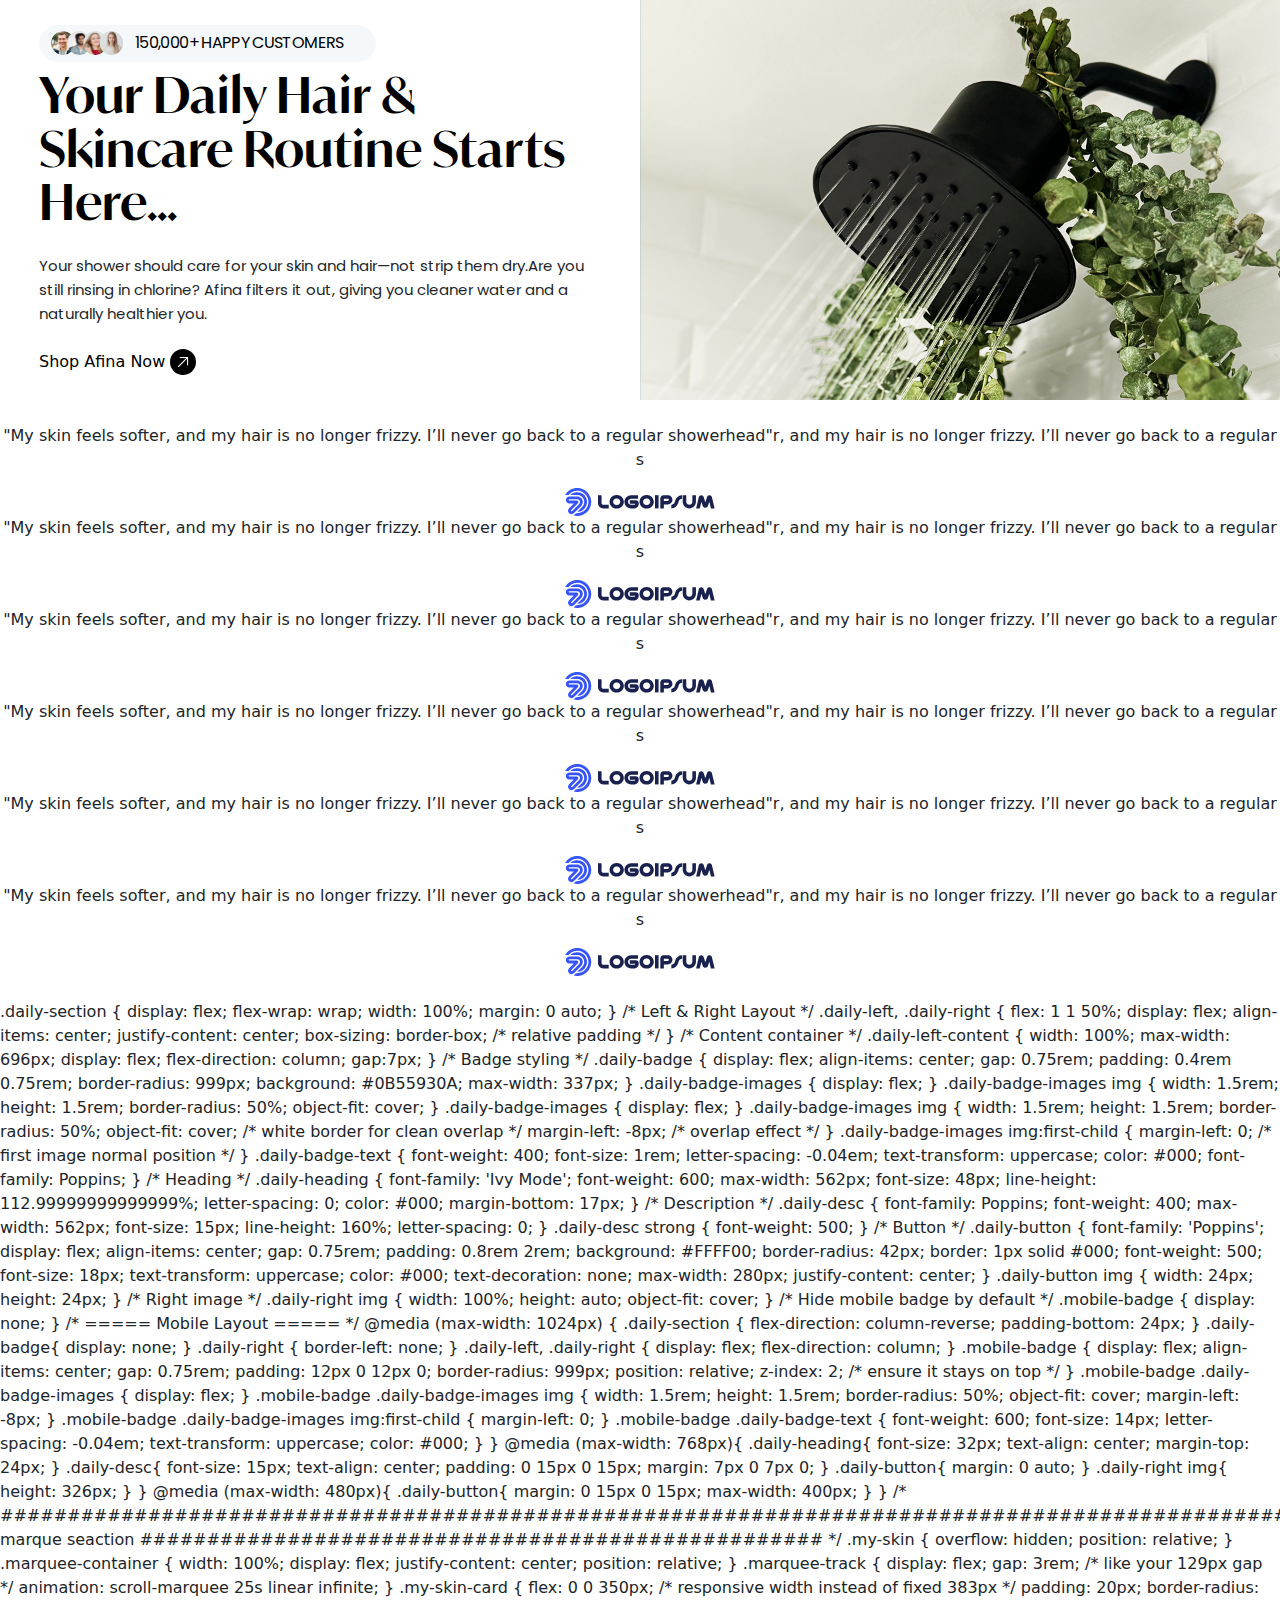
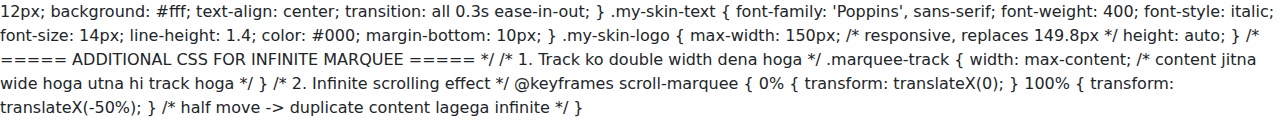
<file: backup.html>
<!DOCTYPE html>
<html lang="en">
<head>
  <meta charset="UTF-8">
  <meta name="viewport" content="width=device-width, initial-scale=1.0">
  <title>Your Daily Section</title>

  <!-- Bootstrap -->
  <link href="https://cdn.jsdelivr.net/npm/bootstrap@5.3.0/dist/css/bootstrap.min.css" rel="stylesheet">

  <!-- Google Fonts -->
  <link href="https://fonts.googleapis.com/css2?family=Poppins:wght@400;500&family=IvyMode:wght@600&display=swap" rel="stylesheet">

  <!-- Font CSS -->
  <link rel="stylesheet" href="font/stylesheet.css">
  
  <!-- Custom CSS -->
  <link rel="stylesheet" href="style.css">
</head>
<body>


     <!-- #############################################################################  Daily seaction ####################################### -->
      
<section class="daily-section">
    <!-- Left Content -->
    <div class="daily-left">
        <div class="daily-left-content">
            <!-- Badge -->
            <div class="daily-badge">
                <div class="daily-badge-images">
                    <img src="assets/Ellipse 1.svg" alt="Customer">
                    <img src="assets/Ellipse 2.svg" alt="Customer">
                    <img src="assets/Ellipse 3.svg" alt="Customer">
                    <img src="assets/Ellipse 4.svg" alt="Customer">
                </div>
                <div class="daily-badge-text">150,000+ HAPPY CUSTOMERS</div>
            </div>

            <!-- Heading -->
            <h1 class="daily-heading">
                Your Daily Hair & Skincare Routine Starts Here...
            </h1>

            <!-- Description -->
            <p class="daily-desc">
               Your shower should care for your skin and hair—not strip them dry.Are you still rinsing in chlorine? Afina filters it out, giving you cleaner water and a naturally healthier you.
            </p>

            <!-- Button -->
            <a href="#" class="daily-button">
                Shop Afina Now
                <img src="assets\Icon.svg" alt="Arrow">
            </a>
        </div>
    </div>

    <!-- Right Side -->
   <div class="daily-right">
    <div class=" mobile-badge">
        <div class="daily-badge-images">
            <img src="assets/Ellipse 1.svg" alt="Customer">
            <img src="assets/Ellipse 2.svg" alt="Customer">
            <img src="assets/Ellipse 3.svg" alt="Customer">
            <img src="assets/Ellipse 4.svg" alt="Customer">
        </div>
        <div class="daily-badge-text">150,000+ HAPPY CUSTOMERS</div>
    </div>
    <img src="assets/shower-image.png" alt="Shower">
</div>

</section>

<!-- ################################################################## marque seaction ################################################################# -->

<section class="my-skin py-4">
  <div class="marquee-container">
    <div class="marquee-track">
      
      <!-- Card 1 -->
      <div class="my-skin-card text-center">
        <p class="my-skin-text">
          "My skin feels softer, and my hair is no longer frizzy. I’ll never go back to a regular showerhead"r, and my hair is no longer frizzy. I’ll never go back to a regular s
        </p>
        <img src="./assets/marq-1.svg" alt="logo" class="my-skin-logo mx-auto">
      </div>

      <!-- Card 2 -->
      <div class="my-skin-card text-center">
        <p class="my-skin-text">
          "My skin feels softer, and my hair is no longer frizzy. I’ll never go back to a regular showerhead"r, and my hair is no longer frizzy. I’ll never go back to a regular s
        </p>
        <img src="./assets/marq-1.svg" alt="logo" class="my-skin-logo mx-auto">
      </div>

      <!-- Card 3 -->
      <div class="my-skin-card text-center">
        <p class="my-skin-text">
         "My skin feels softer, and my hair is no longer frizzy. I’ll never go back to a regular showerhead"r, and my hair is no longer frizzy. I’ll never go back to a regular s
        </p>
        <img src="./assets/marq-1.svg" alt="logo" class="my-skin-logo mx-auto">
      </div>

      <!-- repeat cards as needed -->

      <div class="my-skin-card text-center">
        <p class="my-skin-text">
          "My skin feels softer, and my hair is no longer frizzy. I’ll never go back to a regular showerhead"r, and my hair is no longer frizzy. I’ll never go back to a regular s
        </p>
        <img src="./assets/marq-1.svg" alt="logo" class="my-skin-logo mx-auto">
      </div>

      <!-- Card 2 -->
      <div class="my-skin-card text-center">
        <p class="my-skin-text">
          "My skin feels softer, and my hair is no longer frizzy. I’ll never go back to a regular showerhead"r, and my hair is no longer frizzy. I’ll never go back to a regular s
        </p>
        <img src="./assets/marq-1.svg" alt="logo" class="my-skin-logo mx-auto">
      </div>

      <!-- Card 3 -->
      <div class="my-skin-card text-center">
        <p class="my-skin-text">
         "My skin feels softer, and my hair is no longer frizzy. I’ll never go back to a regular showerhead"r, and my hair is no longer frizzy. I’ll never go back to a regular s
        </p>
        <img src="./assets/marq-1.svg" alt="logo" class="my-skin-logo mx-auto">
      </div>
      


    </div>
  </div>
</section>



</body>
</html>




.daily-section {
    display: flex;
    flex-wrap: wrap;
    width: 100%;
    margin: 0 auto;
   
}

/* Left & Right Layout */
.daily-left,
.daily-right {
    flex: 1 1 50%;
    display: flex;
    align-items: center;
    justify-content: center;
    box-sizing: border-box;
    /* relative padding */
}

/* Content container */
.daily-left-content {
    width: 100%;
    max-width: 696px;
    display: flex;
    flex-direction: column;
    gap:7px;
}

/* Badge styling */
.daily-badge {
    display: flex;
    align-items: center;
    gap: 0.75rem;
    padding: 0.4rem 0.75rem;
    border-radius: 999px;
    background: #0B55930A;
    max-width: 337px;
}

.daily-badge-images {
    display: flex;
}

.daily-badge-images img {
    width: 1.5rem;
    height: 1.5rem;
    border-radius: 50%;
    object-fit: cover;
}
.daily-badge-images {
    display: flex;
}

.daily-badge-images img {
    width: 1.5rem;
    height: 1.5rem;
    border-radius: 50%;
    object-fit: cover;
    /* white border for clean overlap */
    margin-left: -8px; /* overlap effect */
}

.daily-badge-images img:first-child {
    margin-left: 0; /* first image normal position */
}


.daily-badge-text {
    font-weight: 400;
    font-size: 1rem;
    letter-spacing: -0.04em;
    text-transform: uppercase;
    color: #000;
    font-family: Poppins;
}

/* Heading */
.daily-heading {
   font-family: 'Ivy Mode';
font-weight: 600;
max-width: 562px;
font-size: 48px;

line-height: 112.99999999999999%;
letter-spacing: 0;

    color: #000;
    margin-bottom: 17px;
}

/* Description */
.daily-desc {
   font-family: Poppins;
font-weight: 400;
max-width: 562px;
font-size: 15px;
line-height: 160%;
letter-spacing: 0;

}

.daily-desc strong {
    font-weight: 500;
}

/* Button */
.daily-button {
    font-family: 'Poppins';
    display: flex;
    align-items: center;
    gap: 0.75rem;
    padding: 0.8rem 2rem;
    background: #FFFF00;
    border-radius: 42px;
    border: 1px solid #000;
    font-weight: 500;
    font-size: 18px;
    text-transform: uppercase;
    color: #000;
    text-decoration: none;
    max-width: 280px;
    justify-content: center;
}

.daily-button img {
    width: 24px;
    height: 24px;
}

/* Right image */
.daily-right img {
    width: 100%;
    height: auto;
    object-fit: cover;
}
/* Hide mobile badge by default */
.mobile-badge {
    display: none;
}


/* ===== Mobile Layout ===== */
@media (max-width: 1024px) {
    .daily-section {
        flex-direction: column-reverse;
         padding-bottom: 24px;
    }
  .daily-badge{
    display: none;
  }
    .daily-right {
        border-left: none;
    }

    .daily-left,
    .daily-right {
        display: flex;
        flex-direction: column;
        
    }
     .mobile-badge {
        display: flex;
        align-items: center;
        gap: 0.75rem;
        padding: 12px 0 12px 0;
        border-radius: 999px;
        
        
       
        position: relative;
        z-index: 2; /* ensure it stays on top */
    }

    .mobile-badge .daily-badge-images {
        display: flex;
    }

    .mobile-badge .daily-badge-images img {
        width: 1.5rem;
        height: 1.5rem;
        border-radius: 50%;
        object-fit: cover;
        margin-left: -8px;
    }

    .mobile-badge .daily-badge-images img:first-child {
        margin-left: 0;
    }

    .mobile-badge .daily-badge-text {
        font-weight: 600;
        font-size: 14px;
        letter-spacing: -0.04em;
        text-transform: uppercase;
        color: #000;
    }
}

@media (max-width: 768px){
    .daily-heading{
        font-size: 32px;
      text-align: center;
      margin-top: 24px;

    }
   
    .daily-desc{
        font-size: 15px;
        text-align: center;
        padding: 0 15px 0 15px;
        margin: 7px 0 7px 0;
    }
    .daily-button{
        margin: 0 auto;
    }
    .daily-right img{
        height: 326px;
    }
}


@media (max-width: 480px){
    .daily-button{
        margin: 0 15px 0 15px;
        max-width: 400px;
        
    }

}


/* ################################################################################################## marque seaction ################################################### */

.my-skin {
  overflow: hidden;
  position: relative;
}

.marquee-container {
  width: 100%;
  display: flex;
  justify-content: center;
  position: relative;
}

.marquee-track {
  display: flex;
  gap: 3rem; /* like your 129px gap */
  animation: scroll-marquee 25s linear infinite;
}

.my-skin-card {
  flex: 0 0 350px; /* responsive width instead of fixed 383px */
  padding: 20px;
  border-radius: 12px;
  background: #fff;
  text-align: center;

  transition: all 0.3s ease-in-out;
}


.my-skin-text {
  font-family: 'Poppins', sans-serif;
  font-weight: 400;
  font-style: italic;
  font-size: 14px;
  line-height: 1.4;
  color: #000;
  margin-bottom: 10px;
}

.my-skin-logo {
  max-width: 150px; /* responsive, replaces 149.8px */
  height: auto;
}



/* ===== ADDITIONAL CSS FOR INFINITE MARQUEE ===== */

/* 1. Track ko double width dena hoga */
.marquee-track {
  width: max-content; /* content jitna wide hoga utna hi track hoga */
}

/* 2. Infinite scrolling effect */
@keyframes scroll-marquee {
  0%   { transform: translateX(0); }
  100% { transform: translateX(-50%); } /* half move -> duplicate content lagega infinite */
}
</file>
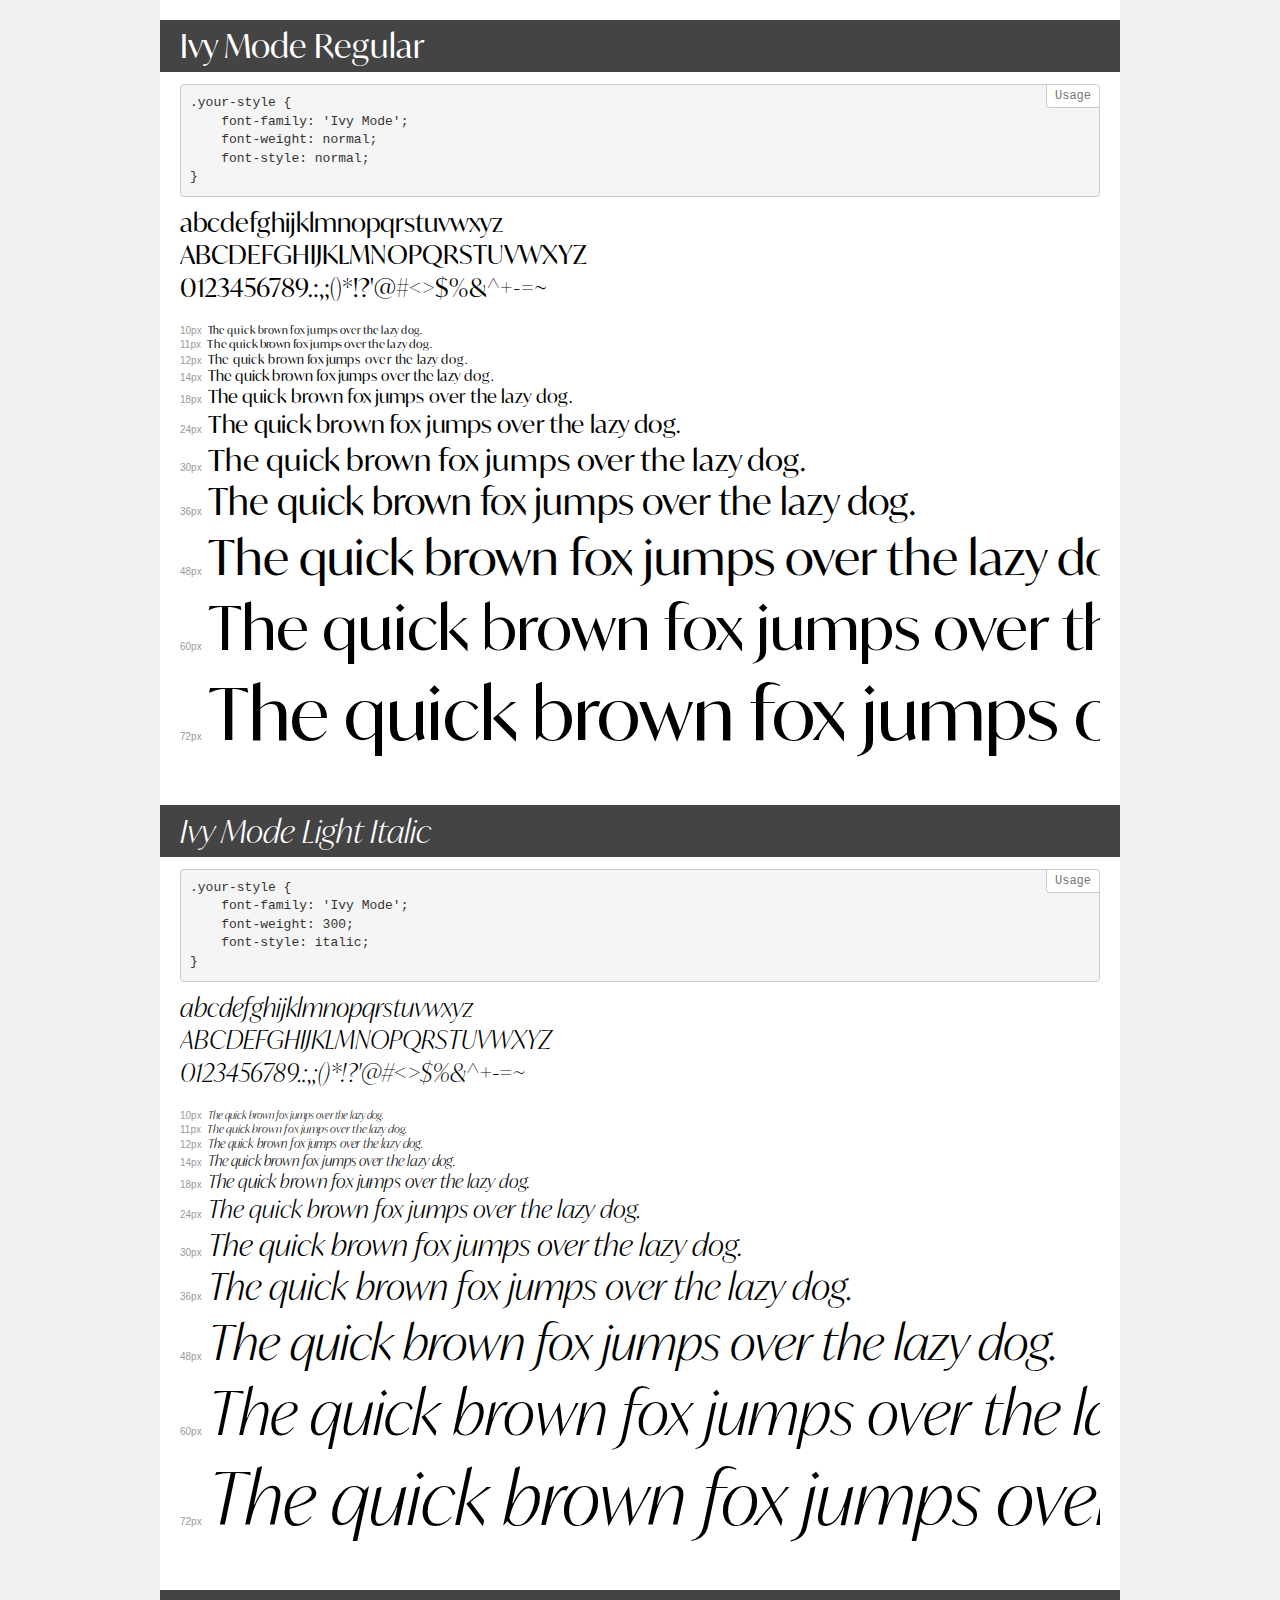
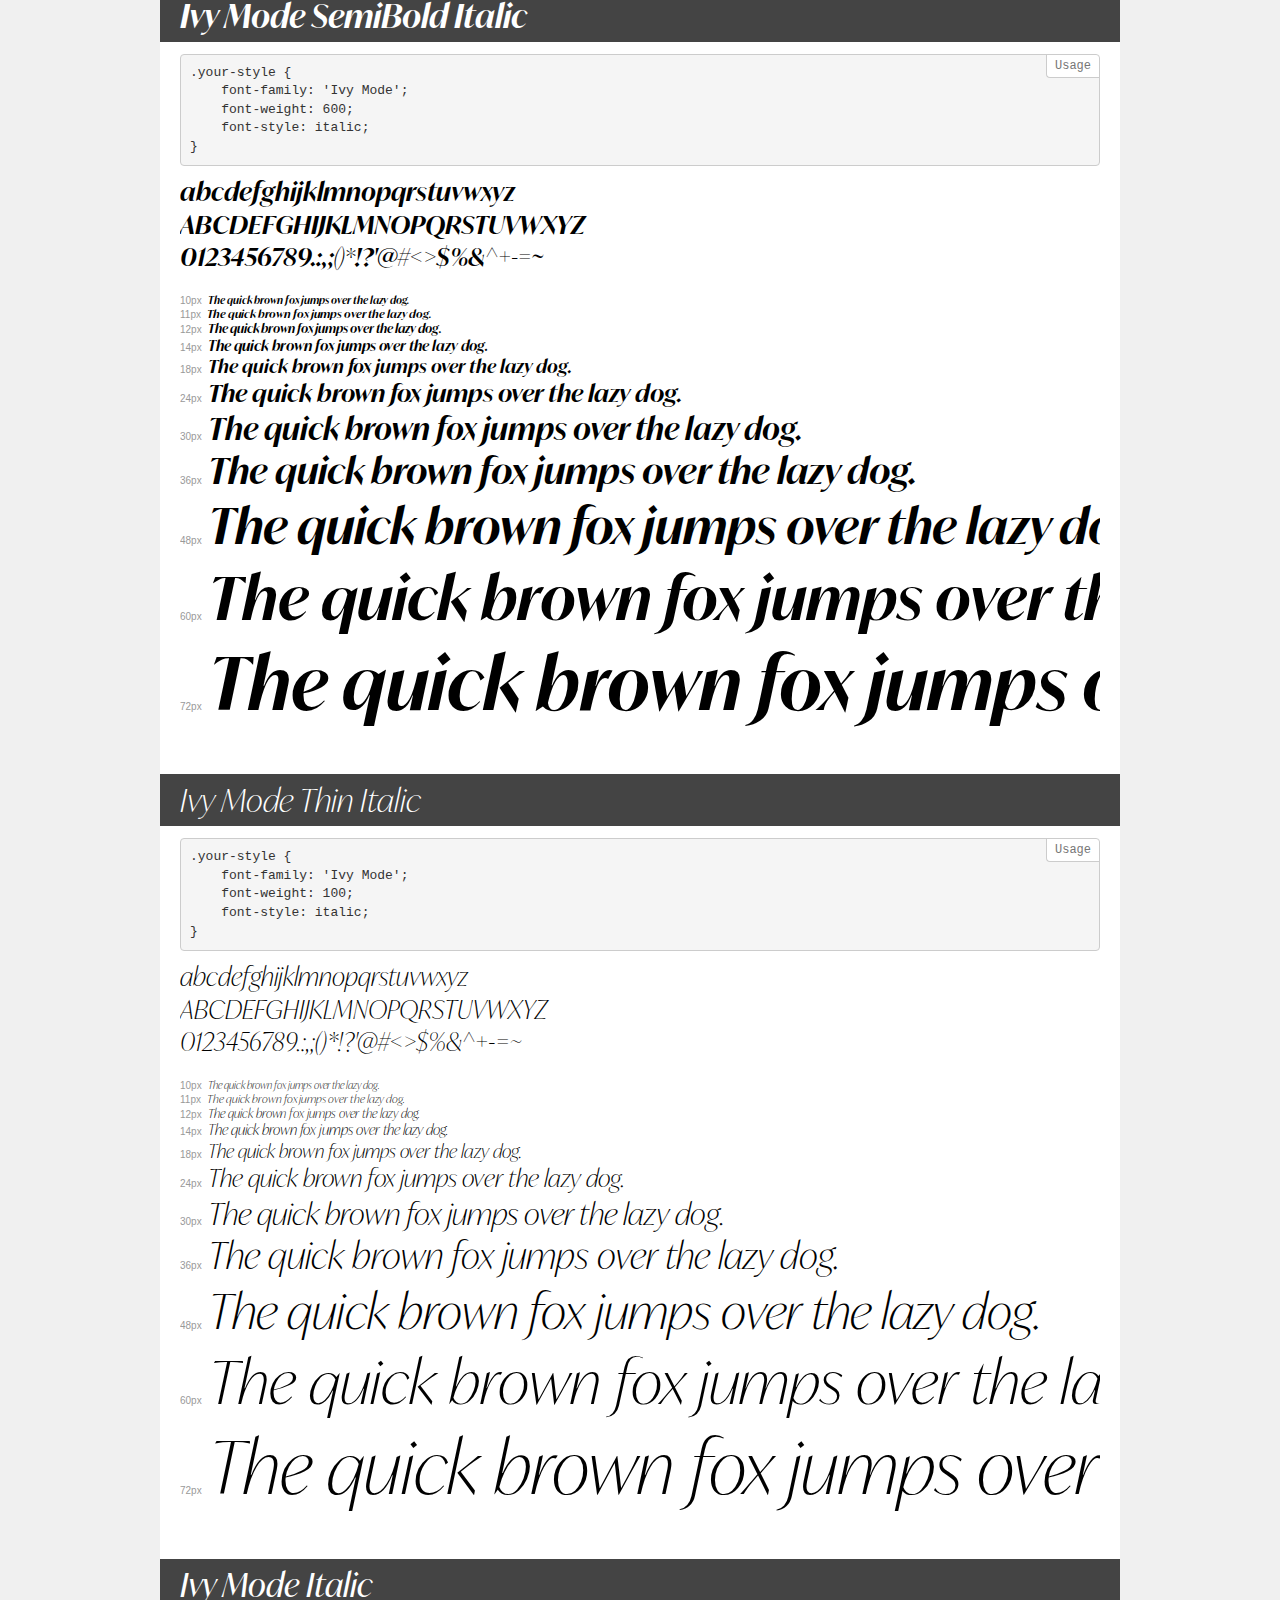
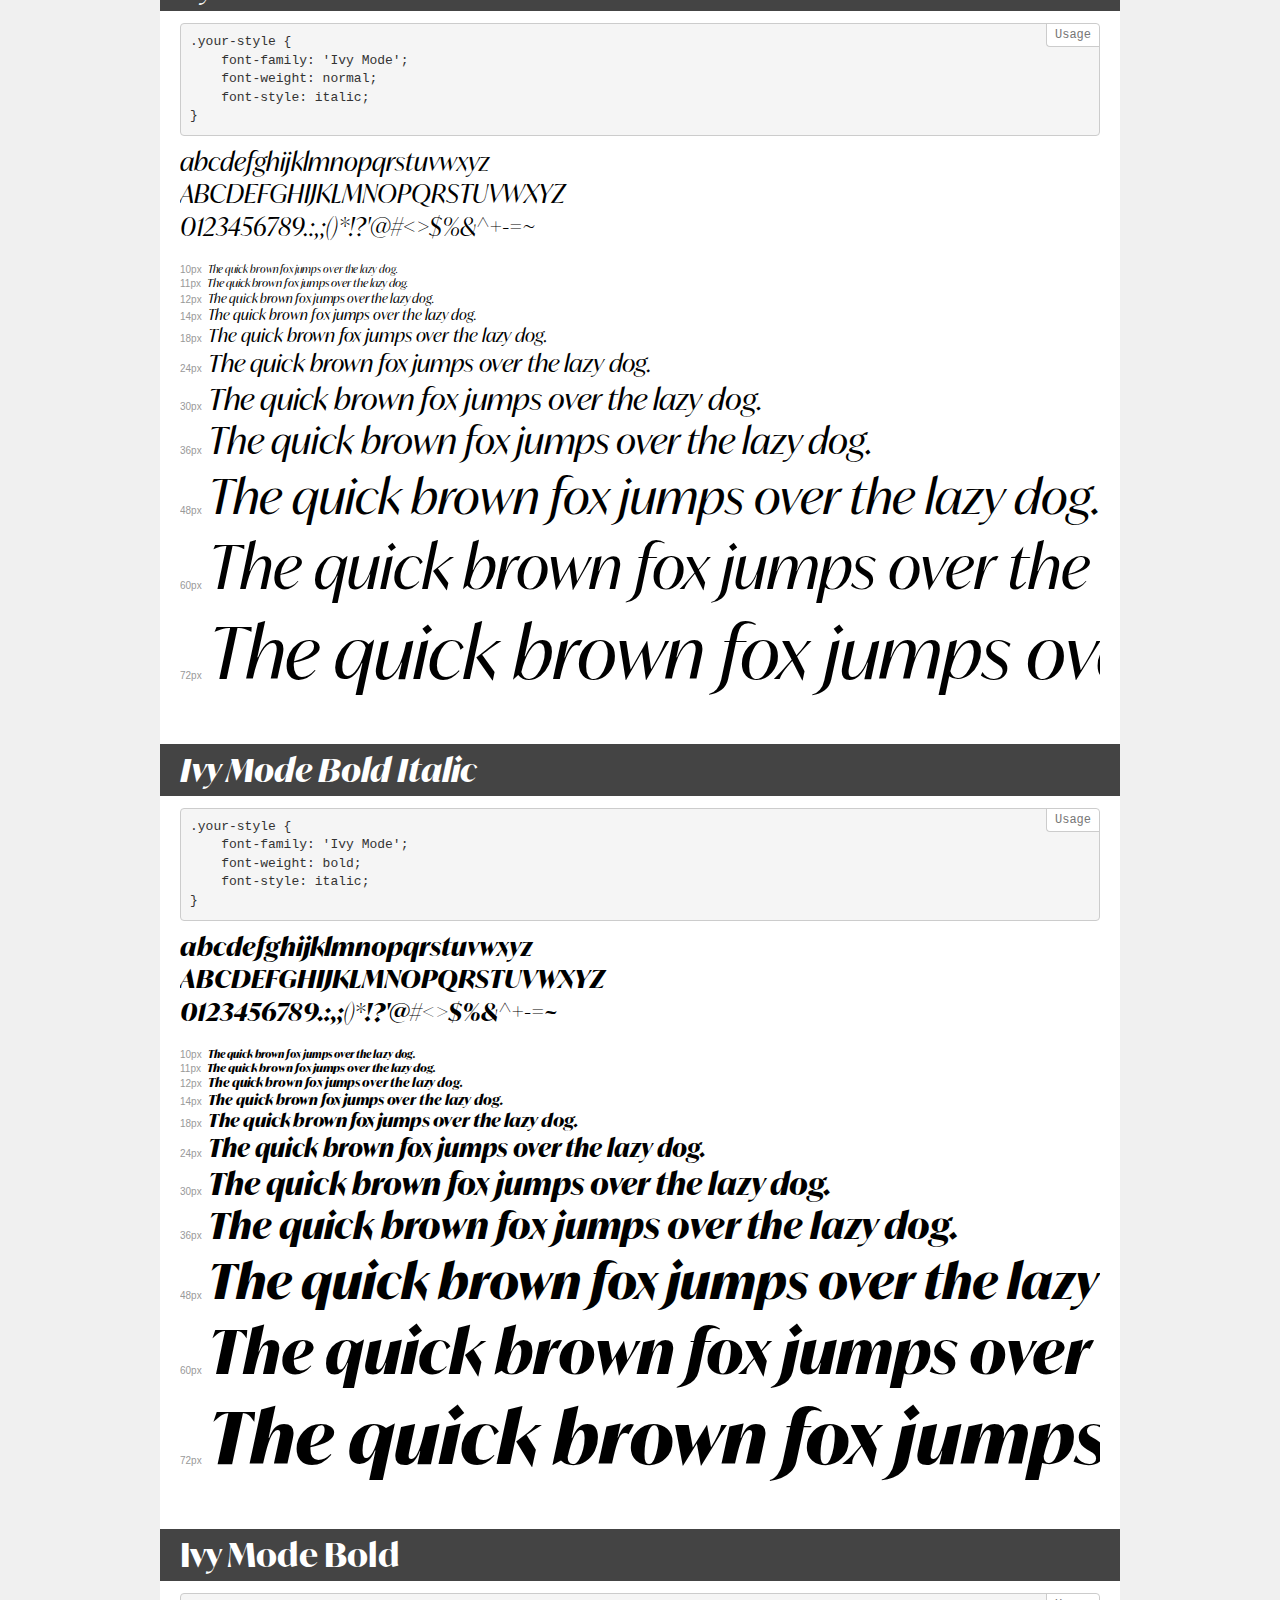
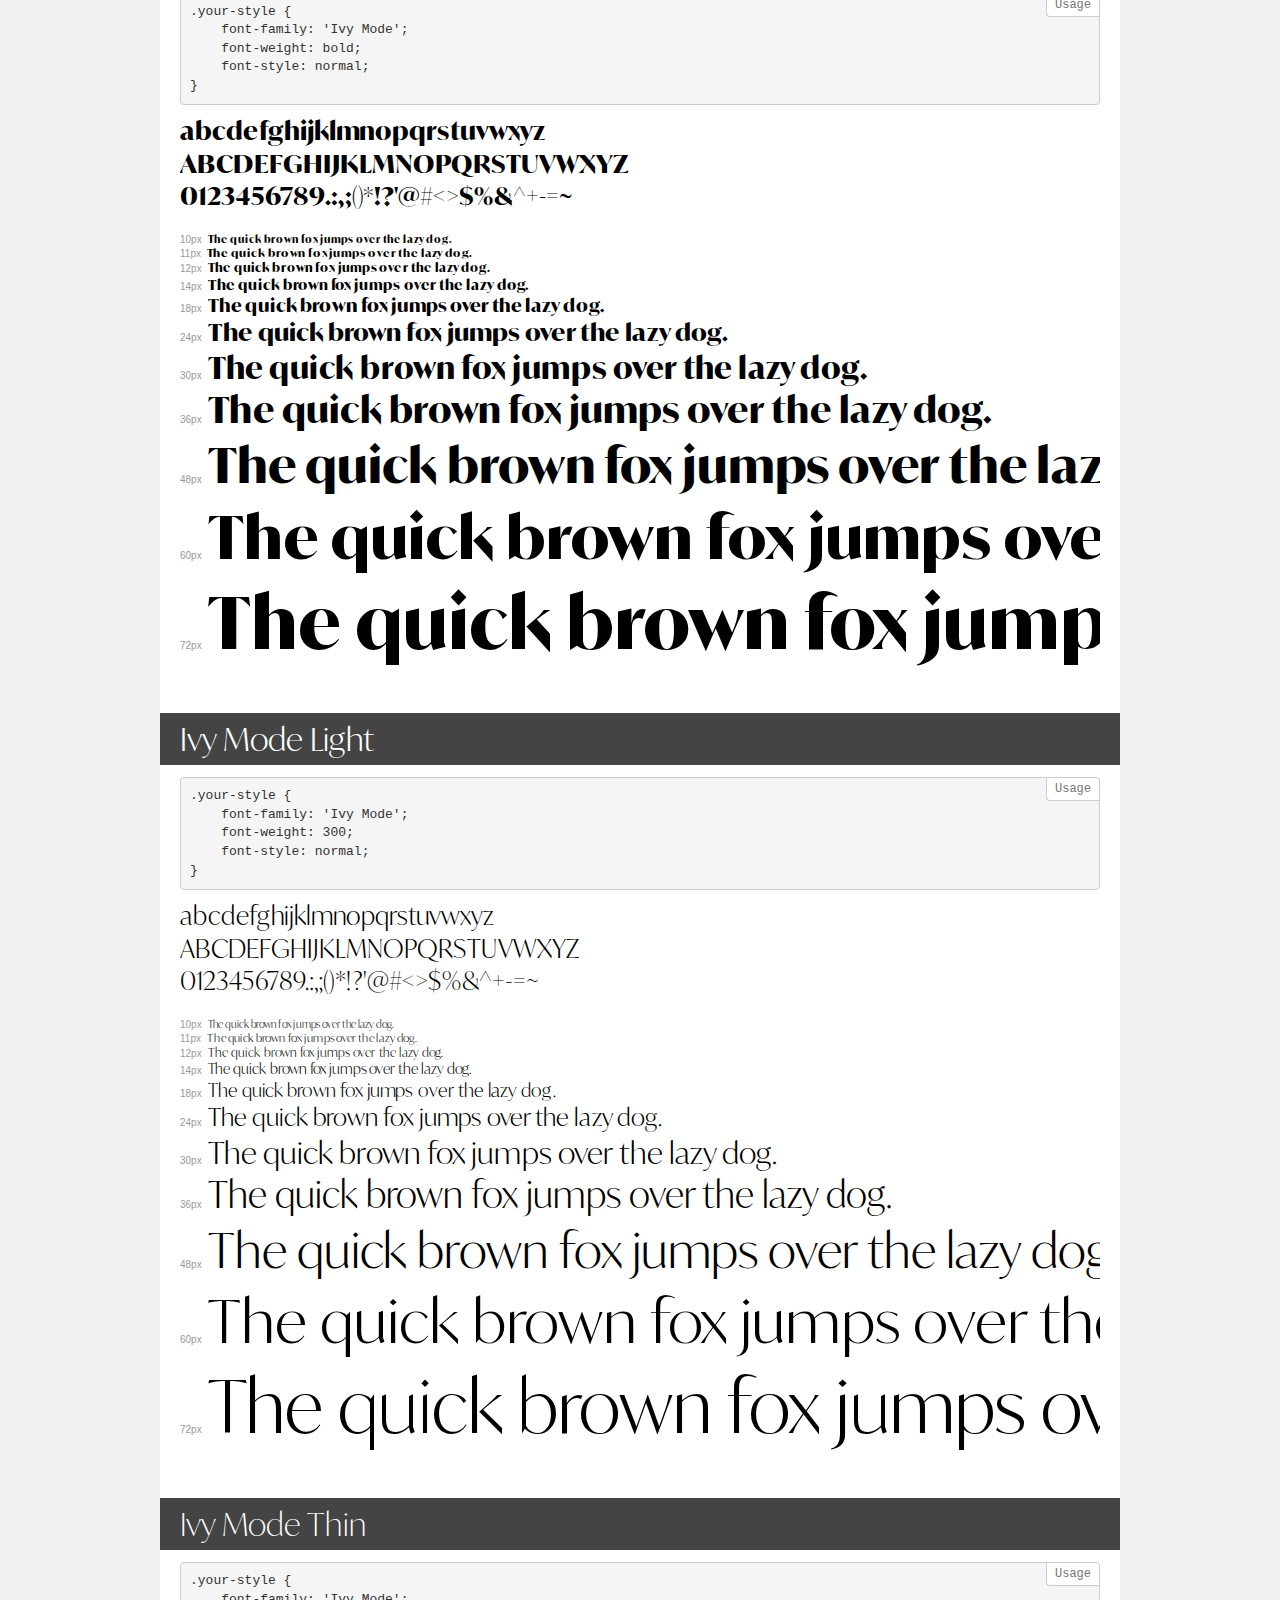
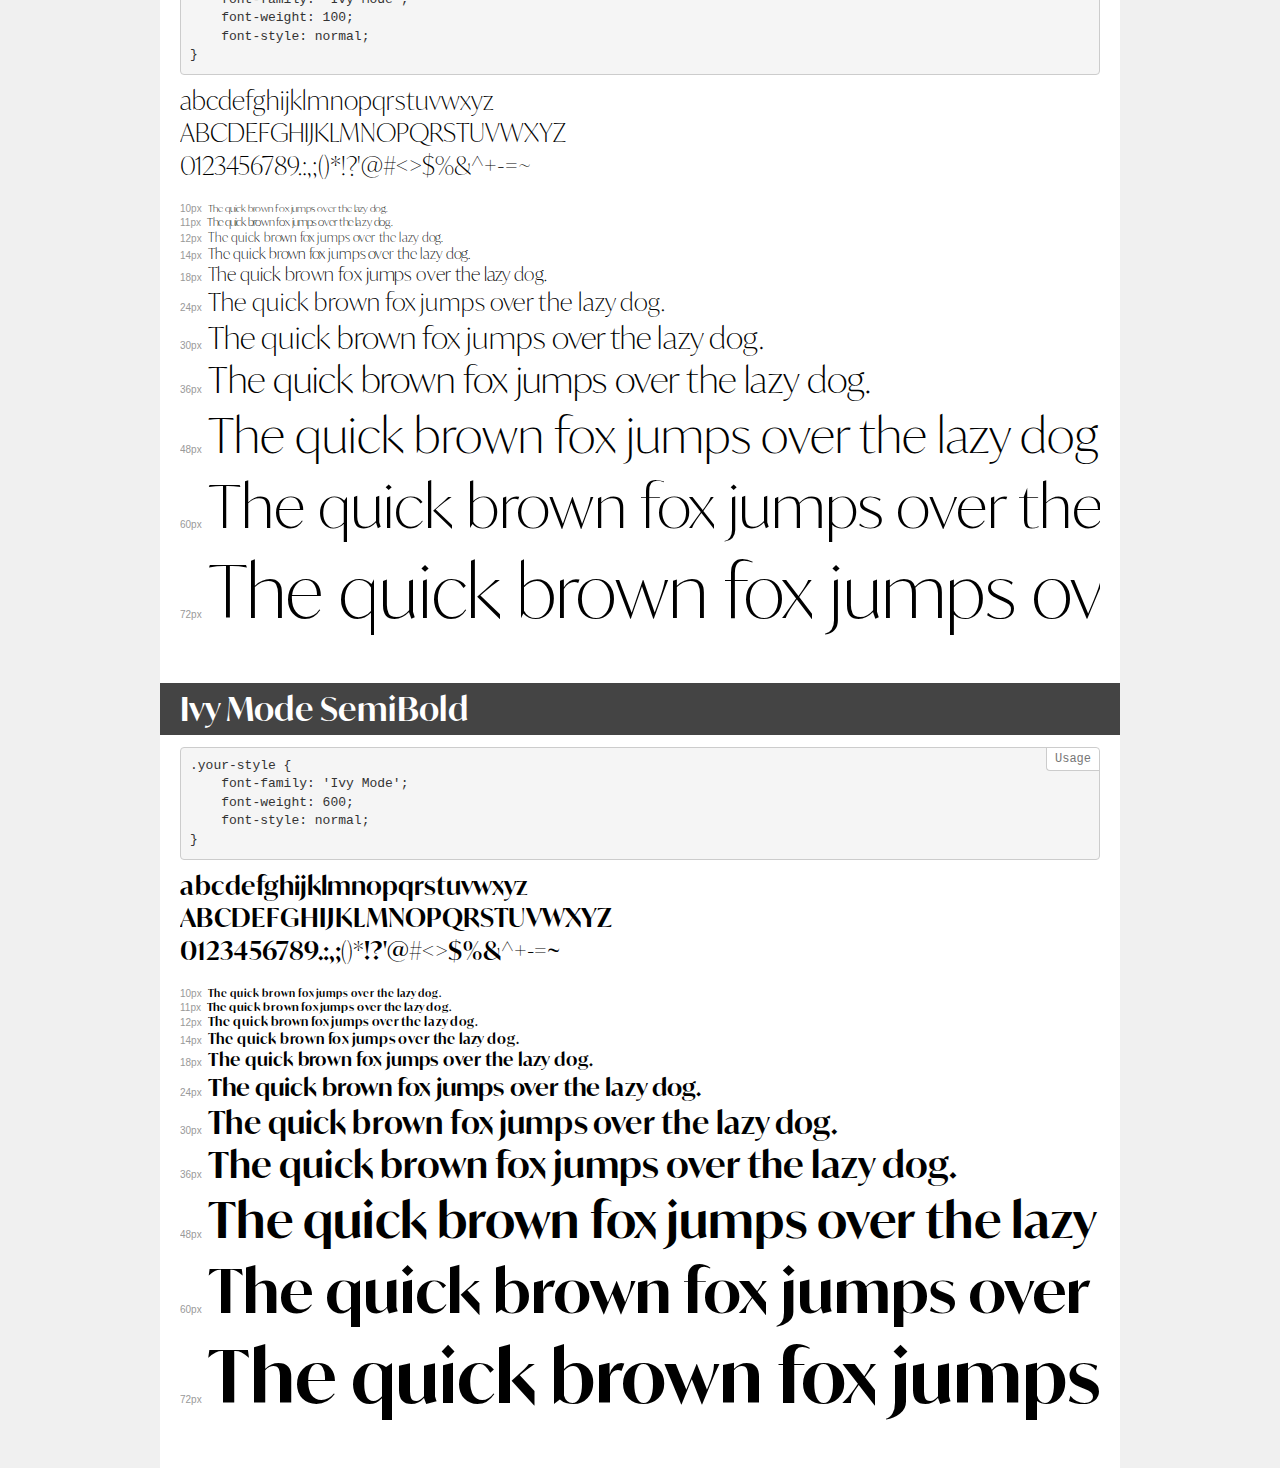
<file: font/demo.html>
<!DOCTYPE html>
<html lang="en">
<head>
    <meta charset="utf-8">
    <meta http-equiv="X-UA-Compatible" content="IE=edge">
    <meta name="viewport" content="width=device-width, initial-scale=1">
    <meta name="robots" content="noindex, noarchive">
    <meta name="format-detection" content="telephone=no">
    <title>Transfonter demo</title>
    <link href="stylesheet.css" rel="stylesheet">
    <style>
        /*
        http://meyerweb.com/eric/tools/css/reset/
        v2.0 | 20110126
        License: none (public domain)
        */
        html, body, div, span, applet, object, iframe,
        h1, h2, h3, h4, h5, h6, p, blockquote, pre,
        a, abbr, acronym, address, big, cite, code,
        del, dfn, em, img, ins, kbd, q, s, samp,
        small, strike, strong, sub, sup, tt, var,
        b, u, i, center,
        dl, dt, dd, ol, ul, li,
        fieldset, form, label, legend,
        table, caption, tbody, tfoot, thead, tr, th, td,
        article, aside, canvas, details, embed,
        figure, figcaption, footer, header, hgroup,
        menu, nav, output, ruby, section, summary,
        time, mark, audio, video {
            margin: 0;
            padding: 0;
            border: 0;
            font-size: 100%;
            font: inherit;
            vertical-align: baseline;
        }
        /* HTML5 display-role reset for older browsers */
        article, aside, details, figcaption, figure,
        footer, header, hgroup, menu, nav, section {
            display: block;
        }
        body {
            line-height: 1;
        }
        ol, ul {
            list-style: none;
        }
        blockquote, q {
            quotes: none;
        }
        blockquote:before, blockquote:after,
        q:before, q:after {
            content: '';
            content: none;
        }
        table {
            border-collapse: collapse;
            border-spacing: 0;
        }
        /* demo styles */
        body {
            background: #f0f0f0;
            color: #000;
        }
        .page {
            background: #fff;
            width: 920px;
            margin: 0 auto;
            padding: 20px 20px 0 20px;
            overflow: hidden;
        }
        .font-container {
            overflow-x: auto;
            overflow-y: hidden;
            margin-bottom: 40px;
            line-height: 1.3;
            white-space: nowrap;
            padding-bottom: 5px;
        }
        h1 {
            position: relative;
            background: #444;
            font-size: 32px;
            color: #fff;
            padding: 10px 20px;
            margin: 0 -20px 12px -20px;
        }
        .letters {
            font-size: 25px;
            margin-bottom: 20px;
        }
        .s10:before {
            content: '10px';
        }
        .s11:before {
            content: '11px';
        }
        .s12:before {
            content: '12px';
        }
        .s14:before {
            content: '14px';
        }
        .s18:before {
            content: '18px';
        }
        .s24:before {
            content: '24px';
        }
        .s30:before {
            content: '30px';
        }
        .s36:before {
            content: '36px';
        }
        .s48:before {
            content: '48px';
        }
        .s60:before {
            content: '60px';
        }
        .s72:before {
            content: '72px';
        }
        .s10:before, .s11:before, .s12:before, .s14:before,
        .s18:before, .s24:before, .s30:before, .s36:before,
        .s48:before, .s60:before, .s72:before {
            font-family: Arial, sans-serif;
            font-size: 10px;
            font-weight: normal;
            font-style: normal;
            color: #999;
            padding-right: 6px;
        }
        pre {
            display: block;
            position: relative;
            padding: 9px;
            margin: 0 0 10px;
            font-family: Monaco, Menlo, Consolas, "Courier New", monospace;
            font-size: 13px;
            line-height: 1.428571429;
            color: #333;
            font-weight: normal;
            font-style: normal;
            background-color: #f5f5f5;
            border: 1px solid #ccc;
            overflow-x: auto;
            border-radius: 4px;
        }
        pre:after {
            display: block;
            position: absolute;
            right: 0;
            top: 0;
            content: 'Usage';
            line-height: 1;
            padding: 5px 8px;
            font-size: 12px;
            color: #767676;
            background-color: #fff;
            border: 1px solid #ccc;
            border-right: none;
            border-top: none;
            border-radius: 0 4px 0 4px;
            z-index: 10;
        }
        /* responsive */
        @media (max-width: 959px) {
            .page {
                width: auto;
                margin: 0;
            }
        }
    </style>
</head>
<body>
<div class="page">
    <div class="demo">
        <h1 style="font-family: 'Ivy Mode'; font-weight: normal; font-style: normal;">Ivy Mode Regular</h1>
        <pre>.your-style {
    font-family: 'Ivy Mode';
    font-weight: normal;
    font-style: normal;
}</pre>
        <div class="font-container" style="font-family: 'Ivy Mode'; font-weight: normal; font-style: normal;">
            <p class="letters">
                abcdefghijklmnopqrstuvwxyz<br>
ABCDEFGHIJKLMNOPQRSTUVWXYZ<br>
                0123456789.:,;()*!?'@#<>$%&^+-=~
            </p>
            <p class="s10" style="font-size: 10px;">The quick brown fox jumps over the lazy dog.</p>
            <p class="s11" style="font-size: 11px;">The quick brown fox jumps over the lazy dog.</p>
            <p class="s12" style="font-size: 12px;">The quick brown fox jumps over the lazy dog.</p>
            <p class="s14" style="font-size: 14px;">The quick brown fox jumps over the lazy dog.</p>
            <p class="s18" style="font-size: 18px;">The quick brown fox jumps over the lazy dog.</p>
            <p class="s24" style="font-size: 24px;">The quick brown fox jumps over the lazy dog.</p>
            <p class="s30" style="font-size: 30px;">The quick brown fox jumps over the lazy dog.</p>
            <p class="s36" style="font-size: 36px;">The quick brown fox jumps over the lazy dog.</p>
            <p class="s48" style="font-size: 48px;">The quick brown fox jumps over the lazy dog.</p>
            <p class="s60" style="font-size: 60px;">The quick brown fox jumps over the lazy dog.</p>
            <p class="s72" style="font-size: 72px;">The quick brown fox jumps over the lazy dog.</p>
        </div>
    </div>
    <div class="demo">
        <h1 style="font-family: 'Ivy Mode'; font-weight: 300; font-style: italic;">Ivy Mode Light Italic</h1>
        <pre>.your-style {
    font-family: 'Ivy Mode';
    font-weight: 300;
    font-style: italic;
}</pre>
        <div class="font-container" style="font-family: 'Ivy Mode'; font-weight: 300; font-style: italic;">
            <p class="letters">
                abcdefghijklmnopqrstuvwxyz<br>
ABCDEFGHIJKLMNOPQRSTUVWXYZ<br>
                0123456789.:,;()*!?'@#<>$%&^+-=~
            </p>
            <p class="s10" style="font-size: 10px;">The quick brown fox jumps over the lazy dog.</p>
            <p class="s11" style="font-size: 11px;">The quick brown fox jumps over the lazy dog.</p>
            <p class="s12" style="font-size: 12px;">The quick brown fox jumps over the lazy dog.</p>
            <p class="s14" style="font-size: 14px;">The quick brown fox jumps over the lazy dog.</p>
            <p class="s18" style="font-size: 18px;">The quick brown fox jumps over the lazy dog.</p>
            <p class="s24" style="font-size: 24px;">The quick brown fox jumps over the lazy dog.</p>
            <p class="s30" style="font-size: 30px;">The quick brown fox jumps over the lazy dog.</p>
            <p class="s36" style="font-size: 36px;">The quick brown fox jumps over the lazy dog.</p>
            <p class="s48" style="font-size: 48px;">The quick brown fox jumps over the lazy dog.</p>
            <p class="s60" style="font-size: 60px;">The quick brown fox jumps over the lazy dog.</p>
            <p class="s72" style="font-size: 72px;">The quick brown fox jumps over the lazy dog.</p>
        </div>
    </div>
    <div class="demo">
        <h1 style="font-family: 'Ivy Mode'; font-weight: 600; font-style: italic;">Ivy Mode SemiBold Italic</h1>
        <pre>.your-style {
    font-family: 'Ivy Mode';
    font-weight: 600;
    font-style: italic;
}</pre>
        <div class="font-container" style="font-family: 'Ivy Mode'; font-weight: 600; font-style: italic;">
            <p class="letters">
                abcdefghijklmnopqrstuvwxyz<br>
ABCDEFGHIJKLMNOPQRSTUVWXYZ<br>
                0123456789.:,;()*!?'@#<>$%&^+-=~
            </p>
            <p class="s10" style="font-size: 10px;">The quick brown fox jumps over the lazy dog.</p>
            <p class="s11" style="font-size: 11px;">The quick brown fox jumps over the lazy dog.</p>
            <p class="s12" style="font-size: 12px;">The quick brown fox jumps over the lazy dog.</p>
            <p class="s14" style="font-size: 14px;">The quick brown fox jumps over the lazy dog.</p>
            <p class="s18" style="font-size: 18px;">The quick brown fox jumps over the lazy dog.</p>
            <p class="s24" style="font-size: 24px;">The quick brown fox jumps over the lazy dog.</p>
            <p class="s30" style="font-size: 30px;">The quick brown fox jumps over the lazy dog.</p>
            <p class="s36" style="font-size: 36px;">The quick brown fox jumps over the lazy dog.</p>
            <p class="s48" style="font-size: 48px;">The quick brown fox jumps over the lazy dog.</p>
            <p class="s60" style="font-size: 60px;">The quick brown fox jumps over the lazy dog.</p>
            <p class="s72" style="font-size: 72px;">The quick brown fox jumps over the lazy dog.</p>
        </div>
    </div>
    <div class="demo">
        <h1 style="font-family: 'Ivy Mode'; font-weight: 100; font-style: italic;">Ivy Mode Thin Italic</h1>
        <pre>.your-style {
    font-family: 'Ivy Mode';
    font-weight: 100;
    font-style: italic;
}</pre>
        <div class="font-container" style="font-family: 'Ivy Mode'; font-weight: 100; font-style: italic;">
            <p class="letters">
                abcdefghijklmnopqrstuvwxyz<br>
ABCDEFGHIJKLMNOPQRSTUVWXYZ<br>
                0123456789.:,;()*!?'@#<>$%&^+-=~
            </p>
            <p class="s10" style="font-size: 10px;">The quick brown fox jumps over the lazy dog.</p>
            <p class="s11" style="font-size: 11px;">The quick brown fox jumps over the lazy dog.</p>
            <p class="s12" style="font-size: 12px;">The quick brown fox jumps over the lazy dog.</p>
            <p class="s14" style="font-size: 14px;">The quick brown fox jumps over the lazy dog.</p>
            <p class="s18" style="font-size: 18px;">The quick brown fox jumps over the lazy dog.</p>
            <p class="s24" style="font-size: 24px;">The quick brown fox jumps over the lazy dog.</p>
            <p class="s30" style="font-size: 30px;">The quick brown fox jumps over the lazy dog.</p>
            <p class="s36" style="font-size: 36px;">The quick brown fox jumps over the lazy dog.</p>
            <p class="s48" style="font-size: 48px;">The quick brown fox jumps over the lazy dog.</p>
            <p class="s60" style="font-size: 60px;">The quick brown fox jumps over the lazy dog.</p>
            <p class="s72" style="font-size: 72px;">The quick brown fox jumps over the lazy dog.</p>
        </div>
    </div>
    <div class="demo">
        <h1 style="font-family: 'Ivy Mode'; font-weight: normal; font-style: italic;">Ivy Mode Italic</h1>
        <pre>.your-style {
    font-family: 'Ivy Mode';
    font-weight: normal;
    font-style: italic;
}</pre>
        <div class="font-container" style="font-family: 'Ivy Mode'; font-weight: normal; font-style: italic;">
            <p class="letters">
                abcdefghijklmnopqrstuvwxyz<br>
ABCDEFGHIJKLMNOPQRSTUVWXYZ<br>
                0123456789.:,;()*!?'@#<>$%&^+-=~
            </p>
            <p class="s10" style="font-size: 10px;">The quick brown fox jumps over the lazy dog.</p>
            <p class="s11" style="font-size: 11px;">The quick brown fox jumps over the lazy dog.</p>
            <p class="s12" style="font-size: 12px;">The quick brown fox jumps over the lazy dog.</p>
            <p class="s14" style="font-size: 14px;">The quick brown fox jumps over the lazy dog.</p>
            <p class="s18" style="font-size: 18px;">The quick brown fox jumps over the lazy dog.</p>
            <p class="s24" style="font-size: 24px;">The quick brown fox jumps over the lazy dog.</p>
            <p class="s30" style="font-size: 30px;">The quick brown fox jumps over the lazy dog.</p>
            <p class="s36" style="font-size: 36px;">The quick brown fox jumps over the lazy dog.</p>
            <p class="s48" style="font-size: 48px;">The quick brown fox jumps over the lazy dog.</p>
            <p class="s60" style="font-size: 60px;">The quick brown fox jumps over the lazy dog.</p>
            <p class="s72" style="font-size: 72px;">The quick brown fox jumps over the lazy dog.</p>
        </div>
    </div>
    <div class="demo">
        <h1 style="font-family: 'Ivy Mode'; font-weight: bold; font-style: italic;">Ivy Mode Bold Italic</h1>
        <pre>.your-style {
    font-family: 'Ivy Mode';
    font-weight: bold;
    font-style: italic;
}</pre>
        <div class="font-container" style="font-family: 'Ivy Mode'; font-weight: bold; font-style: italic;">
            <p class="letters">
                abcdefghijklmnopqrstuvwxyz<br>
ABCDEFGHIJKLMNOPQRSTUVWXYZ<br>
                0123456789.:,;()*!?'@#<>$%&^+-=~
            </p>
            <p class="s10" style="font-size: 10px;">The quick brown fox jumps over the lazy dog.</p>
            <p class="s11" style="font-size: 11px;">The quick brown fox jumps over the lazy dog.</p>
            <p class="s12" style="font-size: 12px;">The quick brown fox jumps over the lazy dog.</p>
            <p class="s14" style="font-size: 14px;">The quick brown fox jumps over the lazy dog.</p>
            <p class="s18" style="font-size: 18px;">The quick brown fox jumps over the lazy dog.</p>
            <p class="s24" style="font-size: 24px;">The quick brown fox jumps over the lazy dog.</p>
            <p class="s30" style="font-size: 30px;">The quick brown fox jumps over the lazy dog.</p>
            <p class="s36" style="font-size: 36px;">The quick brown fox jumps over the lazy dog.</p>
            <p class="s48" style="font-size: 48px;">The quick brown fox jumps over the lazy dog.</p>
            <p class="s60" style="font-size: 60px;">The quick brown fox jumps over the lazy dog.</p>
            <p class="s72" style="font-size: 72px;">The quick brown fox jumps over the lazy dog.</p>
        </div>
    </div>
    <div class="demo">
        <h1 style="font-family: 'Ivy Mode'; font-weight: bold; font-style: normal;">Ivy Mode Bold</h1>
        <pre>.your-style {
    font-family: 'Ivy Mode';
    font-weight: bold;
    font-style: normal;
}</pre>
        <div class="font-container" style="font-family: 'Ivy Mode'; font-weight: bold; font-style: normal;">
            <p class="letters">
                abcdefghijklmnopqrstuvwxyz<br>
ABCDEFGHIJKLMNOPQRSTUVWXYZ<br>
                0123456789.:,;()*!?'@#<>$%&^+-=~
            </p>
            <p class="s10" style="font-size: 10px;">The quick brown fox jumps over the lazy dog.</p>
            <p class="s11" style="font-size: 11px;">The quick brown fox jumps over the lazy dog.</p>
            <p class="s12" style="font-size: 12px;">The quick brown fox jumps over the lazy dog.</p>
            <p class="s14" style="font-size: 14px;">The quick brown fox jumps over the lazy dog.</p>
            <p class="s18" style="font-size: 18px;">The quick brown fox jumps over the lazy dog.</p>
            <p class="s24" style="font-size: 24px;">The quick brown fox jumps over the lazy dog.</p>
            <p class="s30" style="font-size: 30px;">The quick brown fox jumps over the lazy dog.</p>
            <p class="s36" style="font-size: 36px;">The quick brown fox jumps over the lazy dog.</p>
            <p class="s48" style="font-size: 48px;">The quick brown fox jumps over the lazy dog.</p>
            <p class="s60" style="font-size: 60px;">The quick brown fox jumps over the lazy dog.</p>
            <p class="s72" style="font-size: 72px;">The quick brown fox jumps over the lazy dog.</p>
        </div>
    </div>
    <div class="demo">
        <h1 style="font-family: 'Ivy Mode'; font-weight: 300; font-style: normal;">Ivy Mode Light</h1>
        <pre>.your-style {
    font-family: 'Ivy Mode';
    font-weight: 300;
    font-style: normal;
}</pre>
        <div class="font-container" style="font-family: 'Ivy Mode'; font-weight: 300; font-style: normal;">
            <p class="letters">
                abcdefghijklmnopqrstuvwxyz<br>
ABCDEFGHIJKLMNOPQRSTUVWXYZ<br>
                0123456789.:,;()*!?'@#<>$%&^+-=~
            </p>
            <p class="s10" style="font-size: 10px;">The quick brown fox jumps over the lazy dog.</p>
            <p class="s11" style="font-size: 11px;">The quick brown fox jumps over the lazy dog.</p>
            <p class="s12" style="font-size: 12px;">The quick brown fox jumps over the lazy dog.</p>
            <p class="s14" style="font-size: 14px;">The quick brown fox jumps over the lazy dog.</p>
            <p class="s18" style="font-size: 18px;">The quick brown fox jumps over the lazy dog.</p>
            <p class="s24" style="font-size: 24px;">The quick brown fox jumps over the lazy dog.</p>
            <p class="s30" style="font-size: 30px;">The quick brown fox jumps over the lazy dog.</p>
            <p class="s36" style="font-size: 36px;">The quick brown fox jumps over the lazy dog.</p>
            <p class="s48" style="font-size: 48px;">The quick brown fox jumps over the lazy dog.</p>
            <p class="s60" style="font-size: 60px;">The quick brown fox jumps over the lazy dog.</p>
            <p class="s72" style="font-size: 72px;">The quick brown fox jumps over the lazy dog.</p>
        </div>
    </div>
    <div class="demo">
        <h1 style="font-family: 'Ivy Mode'; font-weight: 100; font-style: normal;">Ivy Mode Thin</h1>
        <pre>.your-style {
    font-family: 'Ivy Mode';
    font-weight: 100;
    font-style: normal;
}</pre>
        <div class="font-container" style="font-family: 'Ivy Mode'; font-weight: 100; font-style: normal;">
            <p class="letters">
                abcdefghijklmnopqrstuvwxyz<br>
ABCDEFGHIJKLMNOPQRSTUVWXYZ<br>
                0123456789.:,;()*!?'@#<>$%&^+-=~
            </p>
            <p class="s10" style="font-size: 10px;">The quick brown fox jumps over the lazy dog.</p>
            <p class="s11" style="font-size: 11px;">The quick brown fox jumps over the lazy dog.</p>
            <p class="s12" style="font-size: 12px;">The quick brown fox jumps over the lazy dog.</p>
            <p class="s14" style="font-size: 14px;">The quick brown fox jumps over the lazy dog.</p>
            <p class="s18" style="font-size: 18px;">The quick brown fox jumps over the lazy dog.</p>
            <p class="s24" style="font-size: 24px;">The quick brown fox jumps over the lazy dog.</p>
            <p class="s30" style="font-size: 30px;">The quick brown fox jumps over the lazy dog.</p>
            <p class="s36" style="font-size: 36px;">The quick brown fox jumps over the lazy dog.</p>
            <p class="s48" style="font-size: 48px;">The quick brown fox jumps over the lazy dog.</p>
            <p class="s60" style="font-size: 60px;">The quick brown fox jumps over the lazy dog.</p>
            <p class="s72" style="font-size: 72px;">The quick brown fox jumps over the lazy dog.</p>
        </div>
    </div>
    <div class="demo">
        <h1 style="font-family: 'Ivy Mode'; font-weight: 600; font-style: normal;">Ivy Mode SemiBold</h1>
        <pre>.your-style {
    font-family: 'Ivy Mode';
    font-weight: 600;
    font-style: normal;
}</pre>
        <div class="font-container" style="font-family: 'Ivy Mode'; font-weight: 600; font-style: normal;">
            <p class="letters">
                abcdefghijklmnopqrstuvwxyz<br>
ABCDEFGHIJKLMNOPQRSTUVWXYZ<br>
                0123456789.:,;()*!?'@#<>$%&^+-=~
            </p>
            <p class="s10" style="font-size: 10px;">The quick brown fox jumps over the lazy dog.</p>
            <p class="s11" style="font-size: 11px;">The quick brown fox jumps over the lazy dog.</p>
            <p class="s12" style="font-size: 12px;">The quick brown fox jumps over the lazy dog.</p>
            <p class="s14" style="font-size: 14px;">The quick brown fox jumps over the lazy dog.</p>
            <p class="s18" style="font-size: 18px;">The quick brown fox jumps over the lazy dog.</p>
            <p class="s24" style="font-size: 24px;">The quick brown fox jumps over the lazy dog.</p>
            <p class="s30" style="font-size: 30px;">The quick brown fox jumps over the lazy dog.</p>
            <p class="s36" style="font-size: 36px;">The quick brown fox jumps over the lazy dog.</p>
            <p class="s48" style="font-size: 48px;">The quick brown fox jumps over the lazy dog.</p>
            <p class="s60" style="font-size: 60px;">The quick brown fox jumps over the lazy dog.</p>
            <p class="s72" style="font-size: 72px;">The quick brown fox jumps over the lazy dog.</p>
        </div>
    </div>
</div>
</body>
</html>
</file>
<file: font/stylesheet.css>
@font-face {
    font-family: 'Ivy Mode';
    src: url('IvyMode-Regular.eot');
    src: local('Ivy Mode Regular'), local('IvyMode-Regular'),
        url('IvyMode-Regular.eot?#iefix') format('embedded-opentype'),
        url('IvyMode-Regular.woff2') format('woff2'),
        url('IvyMode-Regular.woff') format('woff'),
        url('IvyMode-Regular.ttf') format('truetype');
    font-weight: normal;
    font-style: normal;
}

@font-face {
    font-family: 'Ivy Mode';
    src: url('IvyMode-LightItalic.eot');
    src: local('Ivy Mode Light Italic'), local('IvyMode-LightItalic'),
        url('IvyMode-LightItalic.eot?#iefix') format('embedded-opentype'),
        url('IvyMode-LightItalic.woff2') format('woff2'),
        url('IvyMode-LightItalic.woff') format('woff'),
        url('IvyMode-LightItalic.ttf') format('truetype');
    font-weight: 300;
    font-style: italic;
}

@font-face {
    font-family: 'Ivy Mode';
    src: url('IvyMode-SemiBoldItalic.eot');
    src: local('Ivy Mode SemiBold Italic'), local('IvyMode-SemiBoldItalic'),
        url('IvyMode-SemiBoldItalic.eot?#iefix') format('embedded-opentype'),
        url('IvyMode-SemiBoldItalic.woff2') format('woff2'),
        url('IvyMode-SemiBoldItalic.woff') format('woff'),
        url('IvyMode-SemiBoldItalic.ttf') format('truetype');
    font-weight: 600;
    font-style: italic;
}

@font-face {
    font-family: 'Ivy Mode';
    src: url('IvyMode-ThinItalic.eot');
    src: local('Ivy Mode Thin Italic'), local('IvyMode-ThinItalic'),
        url('IvyMode-ThinItalic.eot?#iefix') format('embedded-opentype'),
        url('IvyMode-ThinItalic.woff2') format('woff2'),
        url('IvyMode-ThinItalic.woff') format('woff'),
        url('IvyMode-ThinItalic.ttf') format('truetype');
    font-weight: 100;
    font-style: italic;
}

@font-face {
    font-family: 'Ivy Mode';
    src: url('IvyMode-Italic.eot');
    src: local('Ivy Mode Italic'), local('IvyMode-Italic'),
        url('IvyMode-Italic.eot?#iefix') format('embedded-opentype'),
        url('IvyMode-Italic.woff2') format('woff2'),
        url('IvyMode-Italic.woff') format('woff'),
        url('IvyMode-Italic.ttf') format('truetype');
    font-weight: normal;
    font-style: italic;
}

@font-face {
    font-family: 'Ivy Mode';
    src: url('IvyMode-BoldItalic.eot');
    src: local('Ivy Mode Bold Italic'), local('IvyMode-BoldItalic'),
        url('IvyMode-BoldItalic.eot?#iefix') format('embedded-opentype'),
        url('IvyMode-BoldItalic.woff2') format('woff2'),
        url('IvyMode-BoldItalic.woff') format('woff'),
        url('IvyMode-BoldItalic.ttf') format('truetype');
    font-weight: bold;
    font-style: italic;
}

@font-face {
    font-family: 'Ivy Mode';
    src: url('IvyMode-Bold.eot');
    src: local('Ivy Mode Bold'), local('IvyMode-Bold'),
        url('IvyMode-Bold.eot?#iefix') format('embedded-opentype'),
        url('IvyMode-Bold.woff2') format('woff2'),
        url('IvyMode-Bold.woff') format('woff'),
        url('IvyMode-Bold.ttf') format('truetype');
    font-weight: bold;
    font-style: normal;
}

@font-face {
    font-family: 'Ivy Mode';
    src: url('IvyMode-Light.eot');
    src: local('Ivy Mode Light'), local('IvyMode-Light'),
        url('IvyMode-Light.eot?#iefix') format('embedded-opentype'),
        url('IvyMode-Light.woff2') format('woff2'),
        url('IvyMode-Light.woff') format('woff'),
        url('IvyMode-Light.ttf') format('truetype');
    font-weight: 300;
    font-style: normal;
}

@font-face {
    font-family: 'Ivy Mode';
    src: url('IvyMode-Thin.eot');
    src: local('Ivy Mode Thin'), local('IvyMode-Thin'),
        url('IvyMode-Thin.eot?#iefix') format('embedded-opentype'),
        url('IvyMode-Thin.woff2') format('woff2'),
        url('IvyMode-Thin.woff') format('woff'),
        url('IvyMode-Thin.ttf') format('truetype');
    font-weight: 100;
    font-style: normal;
}

@font-face {
    font-family: 'Ivy Mode';
    src: url('IvyMode-SemiBold.eot');
    src: local('Ivy Mode SemiBold'), local('IvyMode-SemiBold'),
        url('IvyMode-SemiBold.eot?#iefix') format('embedded-opentype'),
        url('IvyMode-SemiBold.woff2') format('woff2'),
        url('IvyMode-SemiBold.woff') format('woff'),
        url('IvyMode-SemiBold.ttf') format('truetype');
    font-weight: 600;
    font-style: normal;
}
</file>
<file: style.css>
/* #####################################################################   All Button common css ############### */

.the-science-btn {
  display: inline-flex;
  align-items: center;
  justify-content: center;
  width: 100%;
  max-width: 240px;
  padding: 13px 15px 12px 24px;
  gap: 12px;
  border-radius: 9999px;
  background: #FFFF00;
  border: 1px solid #000;
  font-family: "Poppins", sans-serif;
  font-weight: 500;
  font-size: 18px;
  line-height: 24px;
  text-transform: uppercase;
  color: #000;
  text-decoration: none;
  transition: all 0.4s ease;
}

.the-science-btn-icon {
  display: flex;
  align-items: center;
  justify-content: center;
  width: 26px;
  height: 26px;
  border-radius: 50%;
  background: #000;
}

.the-science-arrow {
  width: 18.2px;
  height: 18.2px;
  color: #fff;
  transition: all 0.4s ease-in-out;
  transform: rotate(-45deg);
}

/* Hover Effect */
.the-science-btn:hover {
  background: #000;
  color: #fff;
}
.the-science-btn-icon{
  color: white;
}
.the-science-btn:hover .the-science-btn-icon {
  background: #FFFF00;
  transition: all 0.4s ease-in-out;
  transform: rotate(0deg);
}

.the-science-btn:hover .the-science-arrow {
  color: #000;
    transition: all 0.4s ease-in-out;
  transform: rotate(0deg);
}


/* #########################################  header Top ###################################### */
/* ---------- Top balck bar ---------- */
.header-top {
  background: #000000;
  text-align: center;
  padding: 8px 20px;
  font-family: Poppins;
  font-weight: 400;
  font-size: 14px;
  line-height: 16px;
  color: #FFFFFF;
  display: flex;
  justify-content: center;
  align-items: center;
  gap: 16px;
}

.header-top span {
  font-weight: 600;
}



/* ############################################################ headder sesction ########################################### */

/* General Reset */
a {
  text-decoration: none;
  color: #000;
}

ul {
  list-style: none;
  margin: 0;
  padding: 0;
}

/* ---------- Main Header ---------- */
.header-main {
  background: #fff;
  border-bottom: 1px solid #00000033;
  display: flex;
  align-items: center;
  justify-content: space-between;
  position: relative;
  z-index: 1000;
  padding: 0 32px;
}

/* Logo */
.logo {
  font-family: "Figtree", sans-serif;
  font-weight: 600;
  font-size: 45px;
  text-align: left;
  max-width: 400px;
  flex: 1;
  /* Desktop me center dikhane ke liye */
  margin: 0 auto;
}

/* Navigation Links (Desktop) */
.nav-links {
  display: flex;
  align-items: center;
  gap: 24px;
  font-family: Poppins;
  font-weight: 500;
  font-size: 16px;
  text-transform: uppercase;
}

/* Icons */
.header-icons {
  display: flex;
  gap: 12px;
  align-items: center;
}

.header-icons i {
  font-size: 20px;
  cursor: pointer;
}

/* ---------- Mobile Styles ---------- */
.menu-toggle {
  font-size: 26px;
  cursor: pointer;
  background: none;
  border: none;
  color: #000;
  padding-right: 24px;
}

.nav-close {
  display: none;
}

/* Responsive (Mobile) */
@media (max-width: 880px) {
  .logo {
    margin-left: 40px;
    text-align: left;
    font-size: 28px;
    flex: unset;
  }

  .nav-links {
    position: fixed;
    top: 0;
    left: -100%;
    width: 100%;
    height: 100%;
    background: #fff;
    flex-direction: column;
    align-items: flex-start;
    padding: 80px 20px;
    gap: 24px;
    transition: 0.4s ease;
  }

  .nav-links.active {
    left: 0;
  }

  .nav-close {
    display: block;
    position: absolute;
    top: 20px;
    right: 20px;
    font-size: 28px;
    color: #000000;
    cursor: pointer;
  }

  .menu-toggle {
    display: block;
  }

}

@media (max-width: 480px) {
  .logo {
    margin-left: 10px;
    font-size: 24px;
  }
  .menu-toggle{
    padding-right: 6px;
  }
  .header-main{
    padding: 0 16px;
  }
}


/* ##########################################################################   Daily  seaction ######################## */

.daily-section {
  display: flex;
  flex-wrap: wrap;
  width: 100%;
  margin: 0 auto;

}

/* Left & Right Layout */
.daily-left,
.daily-right {
  flex: 1 1 50%;
  display: flex;
  align-items: center;
  justify-content: center;
  box-sizing: border-box;
  /* relative padding */

}

/* Content container */
.daily-left-content {
  width: 100%;
  max-width: 562px;
  display: flex;
  flex-direction: column;
  gap: 7px;
}

/* Badge styling */
.daily-badge {
  display: flex;
  align-items: center;
  gap: 0.75rem;
  padding: 0.4rem 0.75rem;
  border-radius: 999px;
  background: #0B55930A;
  max-width: 337px;
}

.daily-badge-images {
  display: flex;
}

.daily-badge-images img {
  width: 1.5rem;
  height: 1.5rem;
  border-radius: 50%;
  object-fit: cover;
}

.daily-badge-images {
  display: flex;
}

.daily-badge-images img {
  width: 1.5rem;
  height: 1.5rem;
  border-radius: 50%;
  object-fit: cover;
  /* white border for clean overlap */
  margin-left: -8px;
  /* overlap effect */
}

.daily-badge-images img:first-child {
  margin-left: 0;
  /* first image normal position */
}


.daily-badge-text {
  font-weight: 400;
  font-size: 1rem;
  letter-spacing: -0.04em;
  text-transform: uppercase;
  color: #000;
  font-family: Poppins;
}

/* Heading */
.daily-heading {
  font-family: 'Ivy Mode';
  font-weight: 600;
  max-width: 562px;
  font-size: 48px;

  line-height: 112.99999999999999%;
  letter-spacing: 0;

  color: #000;
  margin-bottom: 17px;
}

/* Description */
.daily-desc {
  font-family: Poppins;
  font-weight: 400;
  max-width: 562px;
  font-size: 15px;
  line-height: 160%;
  letter-spacing: 0;

}

.daily-desc strong {
  font-weight: 500;
}

/* Button */

/* Right image */
.daily-right img {
  width: 100%;
  height: auto;
  object-fit: cover;
}

/* Hide mobile badge by default */
.mobile-badge {
  display: none;
}


/* ===== Mobile Layout ===== */
@media (max-width: 1024px) {
  .daily-section {
    flex-direction: column-reverse;
    padding-bottom: 24px;
  }

  .daily-badge {
    display: none;
  }

  .daily-right {
    border-left: none;
  }

  .daily-left,
  .daily-right {
    display: flex;
    flex-direction: column;

  }

  .mobile-badge {
    font-family: Poppins;
    display: flex;
    align-items: center;
    font-weight: 400 !important;
    font-size: 14px;
    gap: 0.75rem;
    padding: 0.4rem 0.75rem;
    border-radius: 999px;
    background: #0B55930F;
    width: 100%;
    max-width: 337px;
    position: relative;
    color: #000000;
    z-index: 2;
    /* ensure it stays on top */


  }

  .mobile-badge .daily-badge-images {
    display: flex;
  }

  .mobile-badge .daily-badge-images img {
    width:14px;
    height: 14px;
    border-radius: 50%;
    object-fit: cover;
    margin-left: -3px;
  }

  .mobile-badge .daily-badge-images img:first-child {
    margin-left: 0;
  }

  .mobile-badge .daily-badge-text {
    font-weight: 400;
    font-size: 14px;
    letter-spacing: -0.04em;
    text-transform: uppercase;
    color: #000;
  }
}

@media (max-width: 1024px) and (min-width: 760px) {

  .daily-left,
  .daily-right {
    margin-top: 20px;
  }
}


@media (max-width: 768px) {
  .daily-heading {
    font-size: 32px;
    text-align: center;
    margin-top: 24px;

  }

  .daily-desc {
    font-size: 15px;
    text-align: center;
    padding: 0 15px 0 15px;
    margin: 7px 0 7px 0;
    
  }

  .daily-button {
    margin: 0 auto;
  }

  .daily-right img {
    height: 326px;
  }

  .daily-left-content {
    align-items: center;
  }

}


@media (max-width: 480px) {
  .daily-button {
    margin: 0 15px 0 15px;
    max-width: 400px;

  }

  .daily-heading {
    margin-bottom: 0px;
  }

  .mobile-badge {
    max-width: 480px;
    justify-content: center;
    border-radius: 0;
  }

  .daily-btn {
    margin-top: 7px;
    justify-content: space-between;
    max-width: 400px;
  }
   .daily-desc{
    width: 100%;
    max-width: 400px;
   }
}

/* ################################################################################################## marque seaction ################################################### */
/* MySkin Section */


.myskin {
  width: 100%;
  overflow: hidden;
  padding: 20px 0;
  position: relative;
  /* overlay ke liye */
  border-top: 1px solid #0000001A;
}

.myskin-marquee {
  display: flex;
  width: 100%;
  overflow: hidden;
  position: relative;
}

.myskin-track {
  display: flex;
  gap: 129px;
  /* cards ke beech ka gap */
  animation: marquee 25s linear infinite;
}

.myskin-card {
  flex: 0 0 auto;
  display: flex;
  flex-direction: column;
  align-items: center;
  text-align: center;
  /* padding: 10px 20px; */
  border-radius: 10px;
}

.myskin-card p {
  font-family: 'Poppins', sans-serif;
  font-style: italic;
  font-weight: 400;
  font-size: 14px;
  line-height: 1.4;
  color: #000000;
  margin-bottom: 24px;
  max-width: 383px;
  letter-spacing: 0;
}

.myskin-card img {
  max-width: 150px;
  height: auto;
}

@media(max-width:425px){
  .myskin-card p{
    font-size: 12px;
    max-width: 284px;
    margin-bottom: 12px;
  }
  .myskin-card img{
    max-width: 85.16px;
  }
  .myskin-track{
    gap: 26px;
  }
}

/* ############################################################ blur div ############# */

/* Sirf section ke andar blur overlay */
.myskin::before,
.myskin::after {
  content: "";
  position: absolute;
  top: 0;
  width: 50%;
  /* dono side 30% */
  height: 100%;
  z-index: 2;
  /* cards ke upar dikhna chahiye */
  pointer-events: none;
  /* clicks ko block na kare */
}

.myskin::before {
  left: 0;
  background: linear-gradient(to right, rgba(255, 255, 255, 1), rgba(255, 255, 255, 0));
}

.myskin::after {
  right: 0;
  background: linear-gradient(to left, rgba(255, 255, 255, 1), rgba(255, 255, 255, 0));
}



/* ###################################################################### blur div end  ############################## */


/* Marquee Animation */
@keyframes marquee {
  from {
    transform: translateX(0);
  }

  to {
    transform: translateX(-50%);
  }
}



/* ###################################################################  Water Seaction ############################################################## */


/* ###########################################################  water seaction deatils ################### */

/* 🌊 Water Section */
.water-section {
  background: #fff;
  padding: 32px 16px 80px;
}

.water-container {
  max-width: 1516px;
  margin: auto;
  text-align: center;
}

.water-heading {
  font-family: "Ivy Mode", sans-serif;
  font-weight: 600;
  font-size: 30px;
  line-height: 140%;
  letter-spacing: 0;
  max-width: 524px;
  margin: 0 auto;
}


/* Video Cards Container */
.video-cards {
  display: flex;
  flex-wrap: wrap;
  gap: 12px;
  justify-content: center;
  margin-top: 32px;
}

/* Individual Card */
.video-card {
  flex: 1 1 472px;

  display: flex;
  flex-direction: column;
  gap: 16px;
}

.video-wrapper {
  position: relative;

  height: 331px;

  overflow: hidden;
  margin: 0 auto;
  /* keeps it centered */
}

.video-wrapper video {
  width: 100%;
  height: 100%;
  object-fit: cover;
  /* keeps aspect ratio & fills */

}


/* Play Button */
.play-btn {
  position: absolute;
  top: 50%;
  left: 50%;
  transform: translate(-50%, -50%);
  width: 37px;
  height: 37px;
  border-radius: 50%;
  background: #00000094;
  color: white;
  font-size: 16px;
  border: none;
  cursor: pointer;
  display: flex;
  align-items: center;
  justify-content: center;
}

/* Text Styling */
.video-text h3 {
  font-family: Poppins;
  font-weight: 600;
  font-size: 18px;
  line-height: 140%;
  letter-spacing: 0;
  text-align: center;
  text-transform: capitalize;
  margin-bottom: 8px;
  margin-top: 0px;
}

.video-text p {
  font-family: Poppins;
  font-weight: 400;
  font-size: 14px;
  line-height: 140%;
  letter-spacing: 0;
  text-align: center;
  text-transform: capitalize;
  color: #3A3A3A;
}

@media (max-width: 1554px) {
  .video-text p br {
    display: none;
  }
}

/* Responsive */
@media (max-width: 992px) {
  .water-heading {
    font-size: 36px;
  }

  .water-section {
    padding-top: 24px;
    padding-bottom: 8px;
  }

  .water-heading {
    font-size: 36px;
  }

  .video-cards {
    gap: 12px;
    margin-top: 14px;
  }
}

@media (max-width: 600px) {
  .water-heading {
    font-size: 28px;
  }

  .video-cards {
    gap: 0px;
  }

  .water-heading {
    font-size: 28px;
  }

  .video-card {
    max-width: 100%;
  }

  .water-section {
    padding: 24px 15px 8px;

  }
}

@media (max-width: 480px) {
  .video-wrapper {
    width: 100%;
    height: auto;
    aspect-ratio: 400 / 300;
    /* keeps same ratio */
  }


  .water-heading {
    font-size: 24px;
  }

  .video-text h3 {
    font-size: 20px;
    text-align: start;
    margin-bottom: 0px;
  }

  .video-text p {
    font-size: 14px;
    text-align: start;
    margin-top: 4px;
  }
}



/* ###########################################################################################################   Your shower Glow ###################### */
/* ========== Shower Glow Section ========== */
.shower-glow {
  background: #fff;
  opacity: 1;
  padding-bottom: 40px;
}

.shower-glow-heading {
  font-family: 'Ivy Mode', serif;
  font-weight: 600;
  font-size: 30px;
  line-height: 100%;
  text-align: center;
  color: #000;
  text-transform: capitalize;
  margin-bottom: 16px;
}

.shower-mobile-heading {
  display: none;
}

.shower-glow-subtext {
  font-family: 'Poppins', sans-serif;
  font-weight: 400;
  font-size: 16px;
  line-height: 140%;
  text-align: center;
  color: #000;
  max-width: 660px;
  margin-bottom: 8px;
}

.shower-glow-subtext span {
  font-weight: 600;
  color: #3A3A3A;
}

.shower-glow-card {
  text-align: center;
}

.shower-glow-card img {
  width: 85px;
  height: 85px;
  border-radius: 9999px;
  border: 4px solid transparent;
  margin: 0 auto;
  display: block;
}

.shower-glow-card h5 {
  font-family: 'Poppins', sans-serif;
  font-weight: 500;
  font-size: 18px;
  line-height: 140%;
  color: #000;
  margin: 9px 0;
}

.shower-glow-card p {
  font-family: 'Poppins', sans-serif;
  font-weight: 400;
  font-size: 16px;
  line-height: 140%;
  color: #3A3A3A;
  margin-bottom: 0;
}

.shower-content {
  gap: 32px;
}

/* #######################################################################################OOOOOOOOOOOOOOOOOOOOOOOOOOOOOOOOOOOOOOOOOOOOOOOOOOOOOOOOOOOOOOOOOOO */

@media (min-width: 1717px) {
  .shower-glow-card {
    padding: 0px 63px;
  }

}

@media (max-width:425px) {
  .left-shower {
    padding: 0 15px;
    margin-top: 16px;
  }

  .shower-glow-heading {
    display: none;
  }

  .shower-mobile-heading {
    display: block;
    font-family: "Ivy Mode", sans-serif;
    font-weight: 600;
    text-align: center;
    font-size: 24px;
    line-height: 140%;
    letter-spacing: 0;
    margin-bottom: 0px;
  }

  .shower-content {
    padding: 0 15px;
    gap: 16px;
  }

  .shower-glow-subtext {
    font-size: 14px;
  }

  .shower-glow-subtext br {
    display: none;
  }

  .shower-glow-card img {
    width: 100%;
    max-width: 64px;
  }

  .shower-glow-card h5 {
    font-size: 16px;
    margin-top: 0px;
  }

  .shower-glow-card p {
    font-size: 14px;
  }

  .shower-glow-btn {
    max-width: 400px;
    justify-content: space-between;
  }

  .shower-glow {
    padding-bottom: 24px;
  }
}


/* #############################################################################################00000000000000000000000000000000000000000000000000000000000000 */

/* #################################################  Quality Seaction ########################################################################################## */


.quality-section {
  background: #000;
  border-top: 1px solid #fff;
  border-bottom: 1px solid #fff;
  padding: 24px 0px 32px 0px;
}

.quality-container {
  display: flex;
  flex-wrap: wrap;
  justify-content: space-between;
  /* gap: 24px; */
  max-width: 1516px;
  margin: 0 auto;
}



/* Default Desktop (4 items per row) */
.quality-item {
  display: flex;
  align-items: center;
  gap: 12px;
  width: fit-content;
  color: #fff;
  font-family: 'Poppins', sans-serif;
  font-weight: 400;
  font-size: 16px;
  line-height: 1.4;
  text-transform: capitalize;
  /* ✅ ab text wrap ho sakta hai */

}


/* Icon style */
.quality-icon {
  width: 52px;
  height: 52px;

  display: flex;
  align-items: center;
  justify-content: center;

}

.quality-icon img {
  width: 100%;
  height: auto;
}

/* ✅ Responsive */
@media (max-width: 1000px) {
  .quality-section {
    padding: 24px 40px 32px 40px;
  }

  .quality-item {
    flex: 1 1 calc(50% - 12px);
    max-width: calc(50% - 12px);
    /* ✅ wrap na ho */
  }
}
@media (max-width: 768px) and (min-width: 426px){
  .quality-container{
    max-width: 570px;
  }
}
/* ✅ Tablet & Mobile (2 items per row) */
@media (max-width: 768px) {
  .quality-item {
    font-size: 14px;
    white-space: nowrap; /* ✅ wrap na ho */
    gap: 5px;
  }

  .quality-icon img {
    width: 32px;
    height: 32px;
  }

  .quality-section {
    padding: 24px 6px;
  }
}

@media (max-width: 425px) {
  .quality-section {
    padding: 15px;
  }
}

@media (max-width : 407px) {
  .quality-item {
    white-space: wrap;
  }
}



/* #####################################################################################  featured Seaction Deatils ###################################### */

/* Section Container */
.featured-product {
  width: 100%;
  padding: 80px 40px;

  font-family: Poppins, sans-serif;
}


.featured-product-container {
  display: flex;
  flex-wrap: wrap;
  justify-content: space-between;
  gap: 32px;

  max-width: 1516px;
  /* container ki max width */
  margin: 0 auto;
  /* center me align karne ke liye */
  width: 100%;
}

.featured-product-subtitle {
  font-size: 15px;
  color: #737373;
  margin-bottom: 12px;
}

.featured-product-title {
  font-family: "Ivy Mode", serif;
  font-weight: 600;
  font-size: 30px;
  color: #000;
  margin-bottom: 12px;
  line-height: 140%;
}

/* Right Content (Cards) */
.featured-product-right {
  /* flex: 3 1 700px; */
  display: flex;
  flex-wrap: wrap;
  gap: 20px;
}

.featured-product-card {
  flex: 1 1 300px;
  max-width: 358px;

  display: flex;
  flex-direction: column;
  align-items: center;
  position: relative;
  overflow: hidden;
  transition: 0.3s ease;
}

/* Images */
.featured-product-img {
  position: relative;
  width: 100%;
  height: 374px;
}

.featured-product-img img {
  width: 100%;
  height: 100%;
  object-fit: cover;
  display: block;
}

.featured-product-img .hover-img {
  display: none;
}

.featured-product-card:hover .default-img {
  display: none;
}

.featured-product-card:hover .hover-img {
  display: block;
}

/* Info */
.featured-product-info {

  text-align: center;
}

.featured-product-info h3 {
  font-size: 16px;
  text-transform: uppercase;
  margin-bottom: 10px;
}

.featured-product-rating {
  display: flex;
  align-items: center;
  justify-content: center;
  gap: 6px;
  margin-bottom: 10px;
}

.stars {
  display: flex;
  gap: 3px;
}

.stars svg {
  width: 14px;
  height: 14px;
  fill: yellow;
  stroke: #000;
  stroke-width: 0.5;
}

.stars .empty {
  fill: none;
}

.shopall {
  justify-content: space-between;
  padding-left: 24px;
  padding-right: 10px;
}

/* Subtext */
.featured-product-info p {
  font-size: 14px;
  line-height: 140%;
  color: #000;
  text-align: start;
  margin-bottom: 55px;
}

/* Hover Button */
.featured-product-hover-btn {
  position: absolute;
  bottom: -81px;
  left: 50%;
  transform: translateX(-50%);
  width: 90%;
  max-width: 348px;
  padding: 10px 16px;
  border-radius: 9999px;
  border: 1px solid #000;
  background: #fff;
  font-size: 18px;
  color: #000000;
  text-decoration: none;
  text-align: center;
  transition: all 0.3s ease;
  display: flex;
  justify-content: space-between;
  overflow: hidden;
}
.featured-product-hover-btn:hover {
 background: #FFFF00;
    transition: all 0.4s ease;
}
.featured-product-hover-btn:hover img{
  transform: rotate(45deg);
   transition: all 0.4s ease;
}
.featured-product-card:hover .featured-product-hover-btn {
  bottom: 0px;
}

.featured-product-hover-btn span {
  margin-left: 8px;
}

.afina-hi {
  color: #000;
  display: flex;
  justify-content: space-between;
  margin-top: 16px;
  margin-bottom: 12px;
}

.featured-product-rating span{
  font-size: 14.19px;
}


/* Responsive */
@media (max-width: 1440px) {
  .featured-product-container {
    flex-direction: column;
    align-items: center;
  }

  .featured-product-right {
    justify-content: center;
  }
}


/* Slick slider  seaction of transformer ########################################################3 */

.transform-mobile{
  padding: 0;
  margin: 0;

}
 .mobiletransform-section {
  background: #fff;
  padding: 24px 15px;
}

.mobiletransform-featured {
  font-family: Poppins, sans-serif;
  font-weight: 400;
  font-size: 12px;
  line-height: 160%;
  color: #737373;
  margin: 0;
}

.mobiletransform-heading {
  font-family: 'Ivy Mode', serif;
  font-weight: 600;
  font-size: 24px;
  line-height: 140%;
  color: #000;
  text-align: center;
  margin-bottom: 16px;
}

.mobiletransform-card {
  max-width: 320px;
  height:100%;
  background: #fff;
  display: flex;
  flex-direction: column;
}

.mobiletransform-image img {
  width: 100%;
  height: 100%;
  object-fit: contain;
}

.mobiletransform-content {
  width: 100%;
  padding: 8px 0;
  display: flex;
  flex-direction: column;
  justify-content: space-between;
  flex-grow: 1;
}

.mobiletransform-title-row {
  display: flex;
  justify-content: space-between;
  align-items: center;
}

.mobiletransform-title {
  font-family: Poppins, sans-serif;
  font-size: 14px;
  font-weight: 400;
  text-transform: uppercase;
  color: #000;
  margin: 0;
  max-width: 200px;
}

.mobiletransform-rating {
  display: flex;
  align-items: center;
  gap: 0px;
}
.mobiletransform-rating span {
  font-family: Poppins, sans-serif;
  font-size: 11.4px;
  color: #000;
}

.mobiletransform-subtext {
  font-family: Poppins, sans-serif;
  font-size: 12px;
  line-height: 140%;
  color: #000;
  margin: 8px 0 16px;
}

.mobiletransform-btn {
  border: 0.8px solid #000;
  font-family: Poppins, sans-serif;
  font-weight: 500;
  font-size: 14px;
  text-transform: uppercase;
  line-height: 19.3px;
  display: flex;
  justify-content: space-between;
  align-items: center;
  padding: 8px 12px;
  text-decoration: none;
  color: #000;
  border-radius: 99px;
}

.mobiletransform-arrow {
  width: 20.9px;
  height: 20.9px;
  border-radius: 50%;
  background: #000;
  display: flex;
  align-items: center;
  justify-content: center;
}
.mobiletransform-arrow img {
  width: 14.6px;
  height: 14.6px;
}
/* Each slide ke andar gap add kare */
.mobiletransform-slider .slick-slide {
  padding: 0 8px; /* left-right gap 8px */
  box-sizing: border-box;
}

/* Slider list ko adjust kare taki right side cut na ho */
.mobiletransform-slider .slick-list {
  margin: 0 -8px; 
}
.mobiletransform-card {
  width: 320px !important; /* 280px se increase */
}

.mobiletransform-btn:hover {
  background:  #FFFF00;
  transition: all 0.4s ease;
  
}

.mobiletransform-btn:hover .mobiletransform-arrow {
  transform: rotate(40deg);
    transition: all 0.4s ease;
}





.mobiletransform-section{
  display: none !important;
}
@media (max-width :1020px){
  .featured-product{
    display: none !important;
  }
  .mobiletransform-section{
    display: block !important;
  }
}




/* ################################################################  Why clorine Seaction ################################################################ */

.why-clorine {
  width: 100%;
  padding: 0px 20px;
  display: flex;
  justify-content: center;
}

.why-clorine-container {
  display: flex;
  flex-wrap: wrap;
  max-width: 1516px;
  gap: 68px;
  align-items: center;
  justify-content: center;
}

.why-clorine-image {
  flex: 1 1 400px;
  height: 100%;
}


.why-clorine-image {
  max-width: 693px;
  max-height: 680px;
}

.why-clorine-image img {
  width: 100%;
  height: 100%;
  object-fit: cover;
  /* image ko crop karke fit karega */
  border-radius: 8px;
}

.why-clorine-content {
  flex: 1 1 500px;
  display: flex;
  flex-direction: column;
  gap: 129px;
}

.why-clorine-header {
  display: flex;
  flex-direction: column;
  gap: 19px;

}

.why-clorine-header h2 {
  font-family: "Ivy Mode", serif;
  font-weight: 600;
  font-size: 30px;
  line-height: 140%;
  color: #000;
  margin-bottom: 0;
}

.why-clorine-header p {
  font-family: "Poppins", sans-serif;
  font-size: 14px;
  line-height: 140%;
  color: #3A3A3A;
  max-width: 655px;
  margin-bottom: 0;
}


.why-clorine-faq {
  display: flex;
  flex-direction: column;
}

.faq-item {
  border-bottom: 1px solid #E7E7E7;
}

.faq-question {
  width: 100%;
  background: none;
  border: none;
  text-align: left;
  padding: 16px 24px 16px 0;
  font-family: "Poppins", sans-serif;
  font-weight: 500;
  font-size: 20px;
  line-height: 140%;
  color: #000;
  display: flex;
  justify-content: space-between;
  align-items: center;
  cursor: pointer;
}

.faq-answer {
  max-height: 0;
  overflow: hidden;
  transition: max-height 0.4s ease, padding 0.3s ease;
  font-family: "Poppins", sans-serif;
  font-size: 14px;
  line-height: 140%;
  color: #3A3A3A;
  padding: 0 24px 0 0;
}

.faq-item.active .faq-answer {
  max-height: 200px;
  padding: 0 24px 16px 0;
}

.arrow {
  transition: transform 0.3s ease;
}

.faq-item.active .arrow {
  transform: rotate(180deg);
}

.why-clorine-mobile {
  display: none;
}

.why-clorine-mobile-btn {
  display: none;
}

/* Responsive */
@media (max-width: 768px) {
  .why-clorine-container {
    flex-direction: row;
    gap: 16px;
  }

  .why-clorine-image {
    height: 400px;
  }

  .why-clorine {
    padding: 24px 15px;
  }

  .why-clorine-header h2 {
    display: none;
  }

  .why-clorine-mobile {
    display: block;
    font-family: "Ivy Mode", sans-serif;
    font-weight: 600;
    color: #000000;
    font-size: 24px;
    line-height: 140%;
    letter-spacing: 0;
    margin-bottom: 0;

  }

  .why-clorine-content {
    gap: 16px;
  }

  .why-clorine-btn {
    display: none;
  }

  .why-clorine-mobile-btn {
    display: flex;
    max-width: 400px;
    justify-content: space-between;
  }

  .faq-question {
    font-size: 16px;
  }

}




/*######################################################    the sience Seaction ############################################  */

/* Section Container */
.the-science {
  display: flex;
  justify-content: center;
  padding: 100px 20px;
}

.the-science-container {
  max-width: 1516px;
  width: 100%;
  display: flex;
  flex-wrap: wrap;
  gap: 68px;
  overflow: hidden;

}

/* Left Side */
.the-science-left {
  max-width: 693px;
  flex: 1 1 693px;
  padding: 38.5px 0;
}

.the-science-left h2 {
  font-family: "Ivy Mode", serif;
  font-weight: 600;
  font-size: 30px;
  line-height: 113%;
  color: #000;
  margin-bottom: 24px;
}

.the-science-left p {
  font-family: "Poppins", sans-serif;
  font-weight: 400;
  font-size: 15px;
  line-height: 160%;
  color: #3A3A3A;
  margin-bottom: 21px;
}

/* Accordion Container */
.the-science-accordion {
  width: 100%;
}

.the-science-item {
  border-bottom: 1px solid #E7E7E7;
  padding: 12px 0;
  cursor: pointer;
  transition: all 0.3s ease;
}

.the-science-question {
  display: flex;
  align-items: center;
  justify-content: space-between;
}

.the-science-question-left {
  display: flex;
  align-items: center;
  gap: 12px;
}

.the-science-number {
  width: 28px;
  height: 28px;
  border-radius: 50%;
  background: #000;
  color: #fff;
  font-family: "Poppins", sans-serif;
  font-weight: 500;
  font-size: 20px;
  display: flex;
  align-items: center;
  justify-content: center;
}

.the-science-question-text {
  font-family: "Poppins", sans-serif;
  font-weight: 700;
  font-size: 20px;
  line-height: 160%;
  color: #000;
}

.the-science-icon {
  width: 24px;
  height: 24px;
  transition: transform 0.3s ease;
}

.the-science-answer {
  max-height: 0;
  overflow: hidden;
  transition: max-height 0.5s ease, opacity 0.5s ease;
  opacity: 0;
  padding-top: 0;
}

.the-science-item.active .the-science-answer {
  max-height: 300px;
  opacity: 1;
  padding-top: 10px;
}

.the-science-item.active .the-science-icon {
  transform: rotate(225deg);
}

/* Button */



/* Right Side Video */
.the-science-right {
  max-width: 679px;
  height: 100%;
  width: 100%;
  flex: 1 1 679px;
  position: relative;
  padding: 0;
  flex-shrink: 0;
  height: auto;
  align-self: flex-start;

}

.the-science-video {
  width: 100%;
  height: 100%;
  /*   max-width: 679px;
  max-height: 679px; */
  object-fit: cover;
  aspect-ratio: 16 / 9;
  /* video ko shrink honay say rokta hai  */
  /* video ko crop/fit karega */
max-width: 679px;
height: 679px;
display: block;

}

.the-science-play-btn {
  position: absolute;
  top: 50%;
  left: 50%;
  transform: translate(-50%, -50%);
  width: 80px;
  height: 80px;
  background: rgba(0, 0, 0, 0.5);
  border-radius: 50%;
  display: flex;
  align-items: center;
  justify-content: center;
  cursor: pointer;
}

.the-science-play-btn svg {
  width: 40px;
  height: 40px;
  fill: #fff;
}

.the-science-play-btn.hide {
  display: none;
}

.science-btn {
  margin-top: 21px;
}

.the-science-mobile-heading {
  display: none;
}

@media(max-width: 1440px){
  .the-science{
    padding: 24px 15px;
  }
  
  .the-science-container {
    gap: 0;
  }
}
@media (max-width: 1440px) and (min-width: 769px){
.the-science-container {
  justify-content: center;
}
}

/* Responsive */
@media(max-width: 992px) {
  .the-science-container {
    flex-direction: column-reverse;
    align-items: center;
  }

  .the-science-left,
  .the-science-right {
    max-width: 100%;
  }
}

@media (max-width : 780px) {
  .the-science-right {
    flex: none;
  }

}



/* ✅ Mobile Fix */
@media (max-width: 768px) {
  .the-science-right {
    max-width: 100% !important;
    flex: none !important;
  }

  .the-science-video {
    width: 100% !important;
    height: auto !important;
    aspect-ratio: 16 / 9;
    /* ✅ video safe rectangle rahe */
  }


  .science-btn {
    margin-top: 15px;
    max-width: 400px;
    justify-content: space-between;
  }
}

@media(max-width:425px) {
  .the-science-mobile-heading {
    display: block;
    margin-bottom: 16px;
    font-family: "Ivy Mode", sans-serif;
    font-weight: 600;
    font-size: 24px;
    line-height: 140%;
    letter-spacing: 0;
    color: #000;
  }

  .the-science-left h2 {
    display: none;
  }

  .the-science-video {
    height: 400px !important;
    margin-bottom: 15px;
  }

  .the-science-play-btn {
    height: 37px;
    width: 37px;
  }

  .the-science-left {
    padding-top: 0;
    padding-bottom: 0;
    flex: 1 1 0;
  }

  .the-science-left p {
    margin-bottom: 4px;
  }

  .the-science-question-text {
    font-size: 15px;
  }

}




/* #################################################################################################  just seaction ########################### */


/* Section Styles */
.just-section {
  background: #000;
  padding: 16px 0px;
  overflow: hidden;
}

.just-container {
  display: flex;
  flex-direction: column;
  align-items: center;
  gap: 16px;
}

/* Marquee Container */
.marquee {
  position: relative;
  width: 100%;
  overflow: hidden;
  white-space: nowrap;
}

/* Moving Content */
.marquee-inner {
  display: inline-flex;
  align-items: center;
  gap: 46px;
  animation: marquee 30s linear infinite;
  /* speed control */
}

/* Text Style */
.marquee-inner span {
  font-family: 'Inter', sans-serif;
  font-weight: 500;
  font-size: 24px;
  line-height: 24px;
  text-transform: uppercase;
  color: #fff;
  white-space: nowrap;
}

/* Dot Style */
.dot {
  display: flex;
  align-items: center;
  justify-content: center;
  font-size: 32px;
  color: #fff;
  line-height: 1;
}

/*################################################################ Blur for the marque seaction  */

/* Sirf marquee ke andar blur overlay */
.marquee::before,
.marquee::after {
  content: "";
  position: absolute;
  top: 0;
  width: 15%;
  /* kitna blur chahiye uske hisaab se */
  height: 100%;
  z-index: 2;
  pointer-events: none;
}

.marquee {
  position: relative;
  /* Important: so ::before & ::after stay inside marquee */
  width: 100%;
  overflow: hidden;
  white-space: nowrap;
}

.marquee::before {
  left: 0;
  background: linear-gradient(to right, #000 40%, rgba(0, 0, 0, 0));
}

.marquee::after {
  right: 0;
  background: linear-gradient(to left, #000 40%, rgba(0, 0, 0, 0));
}



/* Keyframes for marquee */
@keyframes marquee {
  0% {
    transform: translateX(0);
  }

  100% {
    transform: translateX(-50%);
  }

  /* shift by half (since duplicated) */
}

@media (max-width : 480px) {
  .marquee-inner span {
    font-size: 18px;
  }
.marquee-inner{
  gap: 24px;
}
}



/* ##################################################################################   loved video seaction #################################### */
/* Section */
.loved-section {
  width: 100%;
  padding: 80px 0px 60px;
  font-family: Poppins, sans-serif;
}

/* Header */
.loved-header {
  display: flex;
  justify-content: space-between;
  align-items: center;
  margin-bottom: 38px;
  max-width: 1440px;
  margin-left: auto;
  margin-right: auto;
}

.loved-heading {
  font-family: "Ivy Mode", serif;
  font-weight: 600;
  font-size: 30px;
  color: #000;
}

/* Carousel Wrapper */
.loved-carousel-wrapper {
  position: relative;
  max-width: 1920px;
  margin: 0 auto;
  height: 611px;
  overflow: hidden;
  padding-bottom: 60px; /* arrows niche ke liye space */
}

/* Carousel */
.loved-carousel {
  display: flex;
  gap: 22px;
  transition: transform 0.4s ease-in-out;
  align-items: center;
  height: 100%;
}

/* Card */
.loved-card {
  width: 310px;
  flex-shrink: 0;
  display: flex;
  flex-direction: column;
  align-items: center;
  transition: all 0.3s ease-in-out;
}

.loved-card video {
  width: 310px;
  height: 390px;
  object-fit: cover;
  transition: all 0.3s ease-in-out;
}

/* Hover enlarge effect */
.loved-card:hover video {
  height: 505px;
}

/* Card Info */
.loved-card-info {
  display: flex;
  align-items: center;
  gap: 15px;
  margin-top: 10px;
  border: 1px solid #ddd;
  padding: 8px;
}

.loved-card-info img {
  width: 92px;
  height: 92px;
  object-fit: cover;
  border-radius: 8px;
  background-color: rgba(234, 234, 234, 0.6); 
}

.loved-product-name {
  font-size: 14px;
  font-weight: 500;
  color: #000;
  margin-bottom: 5px;
}

.loved-product-price {
  font-size: 14px;
  font-weight: 500;
  display: flex;
  gap: 7px;
  align-items: center;
}

.old-price {
  text-decoration: line-through;
  color: #00000066;
}

.new-price {
  color: #000;
}

/* Arrows wrapper niche center */
.loved-arrows-wrapper {
  display: flex;
  gap: 12px;
  justify-content: center;
}

.loved-arrow {
  width: 36px;
  height: 36px;
  border-radius: 50%;
  background: #000;
  color: #fff;
  border: none;
  cursor: pointer;
  display: flex;
  align-items: center;
  justify-content: center;
}

.mobile-loved-btn {
  display: none;
}

/* ================== Responsive ================== */

/* Tablet & Mobile */
@media (max-width: 768px) {
  .loved-header {
    flex-direction: column;
    gap: 20px;
    text-align: center;
    margin-bottom: 0;
  }

  .loved-carousel {
    display: flex;
    gap: 10px;
    overflow-x: auto;
    scroll-snap-type: x mandatory;
    scroll-padding: 0 20%; /* center card ke side me thoda space */
  }

  .loved-carousel::-webkit-scrollbar {
    display: none;
  }

  .loved-card {
    flex: 0 0 34%;
    width: auto;
    margin: auto;
    scroll-snap-align: center;
    transition: transform 0.3s ease-in-out;
  }

  .loved-card video {
    width: 280px;
    height: 390px;
  }

  /* side cards thoda chhota */
  .loved-card:not(:nth-child(n)) {
    transform: scale(0.9);
    opacity: 0.7;
  }

  /* jo card center me hoga */
  .loved-card:focus-within,
  .loved-card:active,
  .loved-card:target {
    transform: scale(1);
    opacity: 1;
  }

  /* hide arrows */
  .loved-arrows-wrapper {
    display: none;
  }

  .loved-carousel-wrapper {
    padding-bottom: 0;
  }

  .loved-section {
    padding: 24px 0;
  }
}

/* Small Mobile */
@media (max-width: 425px) {
  .loved-btn {
    display: none;
  }

  .mobile-loved-btn {
    display: flex;
    max-width: 400px;
    justify-content: space-between;
    margin: 0 auto;
  }

  .loved-heading {
    font-size: 24px;
    margin-bottom: 0;
  }

  .loved-header {
    margin-bottom: 0;
  }

  .loved-card {
    margin-top: 0;
    margin-bottom: 0;
  }

  .loved-carousel-wrapper {
    height: 558px;
  }

  .loved-card-info img {
    width: 62px;
    height: 62px;
  }

  .loved-card:hover video {
    height: 450px;
  }
}


/* ########################################################   free water seaction ############################################## */
/* Section wrapper */
.free-water {
  width: 100%;
  display: flex;
  justify-content: center;
}

/* Container */
.free-water-container {
  position: relative;
  max-width: 1516px;
  height: 272px;
  width: 100%;
  overflow: hidden;

}

/* Background Image inside container */
.free-water-bg img {
  width: 100%;
  height: 100%;
  object-fit: cover;
  display: block;
}

/* Overlay */
.free-water-container::before {
  content: "";
  position: absolute;
  inset: 0;
  background: linear-gradient(0deg, rgba(0, 0, 0, 0) 0%, rgba(0, 0, 0, 0.8) 100%);
  z-index: 1;
}

/* Content */
.free-water-content {
  position: absolute;
  inset: 0;
  display: flex;
  flex-direction: column;
  align-items: center;
  justify-content: center;
  gap: 24px;

  text-align: center;
  z-index: 2;
}

/* Heading */
.free-water-heading {
  font-family: "Ivy Mode", serif;
  font-weight: 600;
  font-size: 30px;
  line-height: 140%;
  color: #FFFFFF;
  margin-bottom: 0;
}

/* Subtext */
.free-water-subtext {
  font-family: "Poppins", sans-serif;
  font-weight: 400;
  font-size: 16px;
  line-height: 140%;
  color: #FFFFFF;
  text-transform: capitalize;
  margin-bottom: 0;
}

/* Form */
.free-water-form {
  display: flex;
  flex-wrap: wrap;
  justify-content: center;
  gap: 24px;
  width: 100%;
  max-width: 1246px;
}

/* Inputs */
.free-water-input {
  height: 52px;
  padding: 14px 24px 16px 16px;
  border-radius: 12px;
  border: none;
  font-family: "Poppins", sans-serif;
  font-size: 16px;
  color: #3A3A3A;
  background: #FFFFFF;
  text-align: left;
}

.free-water-email {
  width: 438px;
}

.free-water-zip {
  width: 348px;
}

/* Button */
.water-btn {
  max-width: 310px;
}

.free-water-btn-icon {
  font-size: 18px;
  color: #000000;
}

/* Responsive */
@media (max-width: 991px) {
  .free-water-content {
    padding: 29px 15px;
    gap: 0;
  }
  .water-btn{
    max-width: 100%;
    justify-content: space-between;
  }

  .free-water-form {
    flex-direction: column;
    gap: 16px;
    align-items: stretch;
  }

  .free-water-email,
  .free-water-zip,
  .free-water-btn {
    width: 100%;
  }
}

@media(max-width :768px) {
  .free-water-container {
    height: 378px;
  }

  .free-water-bg {
    height: 378px;
  }

  .water-btn {
    width: 100%;
    justify-content: space-between;
    max-width: none;
  }
}

@media (max-width: 480px) {
  .free-water-heading {
    font-size: 24px;
  }
.free-water-input{
  border-radius: 8px;
}
}


/* ####################################################################################  the Hype seaction ################################################# */
.hype-section {
  width: 100%;
  padding-top: 60px;
  padding-bottom: 60px;
  overflow: hidden;
}

.hype-heading h2 {
  font-family: "Ivy Mode", serif;
  font-weight: 600;
  font-size: 30px;
  line-height: 100%;
  color: #000;
  margin-bottom: 38px;
}

.hype-slider-wrapper {
  overflow: hidden;
  width: 100%;
}

.hype-slider {
  display: flex;
  transition: transform 0.5s ease-in-out;
  gap: 22px;
}

/* Default card design */
.hype-card {
  border: 1px solid #E0E0E0;
  display: flex;
  /*   flex-direction: column; */
  flex: 0 0 calc(100% / 3 - 15px);
  /* Desktop: 3 per row */
  background: #fff;
}

.hype-text {
  flex: 1;
  padding: 20px;
}

.hype-text .stars {
  display: flex;
  gap: 5px;
  margin-bottom: 10px;
}

.hype-text h3 {
  font-family: "Poppins", sans-serif;
  font-weight: 700;
  font-size: 16px;
  line-height: 100%;
  color: #000;
  margin-bottom: 10px;
}

.hype-text p {
  font-family: "Poppins", sans-serif;
  font-size: 14px;
  line-height: 22.4px;
  color: #000;
}

.hype-text a {
  text-decoration: underline;
  color: #000;
}

.hype-user {
  gap: 10px;
  margin-top: 15px;
}

.hype-user img {
  width: 45px;
  height: 45px;
  border-radius: 50%;
}

.hype-user .name {
  font-size: 16px;
  font-family: "Poppins", sans-serif;
  margin: 0;
}

.hype-user .verified {
  font-size: 12px;
  color: #444A46;
  margin: 0;
}

.hype-image {
  flex: 0 0 250px;
}

.hype-image img {
  width: 100%;
  height: 100%;
  object-fit: cover;
}

.hype-nav {
  margin-top: 20px;
  gap: 20px;
}

.hype-arrow {
  width: 36px;
  height: 36px;
  border-radius: 50%;
  border: none;
  background: #000;
  display: flex;
  align-items: center;
  justify-content: center;
  cursor: pointer;
}

.hype-arrow img {
  width: 16px;
  height: 16px;
}

/* Tablet */
@media (max-width: 991px) {
  .hype-card {
    flex: 0 0 calc(50% - 15px);
    /* 2 cards per row */
  }
}

/* Mobile - 1.2 cards view */
@media (max-width: 768px) {
  .hype-card {
    flex: 0 0 80%;
    /* Show 1 full card + 0.2 peek */
    margin-right: 20px;
  }
}


@media (max-width:425px) {
  .hype-card {
    flex-direction: column;
  }

  .hype-image {
    flex: 0 0 180px;
  }

  .hype-image img {
    height: 180px;
  }

  .hype-section {
    padding-top: 24px;
    padding-bottom: 24px;
  }

  .hype-heading h2 {
    font-size: 24px;
    margin-bottom: 16px;
  }

  .hype-text h3 {
    font-size: 12px;
    margin-bottom: 6px;
  }

  .hype-text p {
    font-size: 12px;
  }

  .hype-user .name {
    font-size: 12px;
    line-height: 4px;
  }

  .hype-user .verified {
    font-size: 8px;
  }

  .hype-user img {
    width: 24px;
    height: 24px;
  }

  .hype-user {
    gap: 4px;
  }

  .hype-text {
    padding: 8px;
  }

  .hype-text .stars {
    margin-bottom: 6px;
  }

  .hype-nav {
    margin-top: 16px;
  }

  .hype-slider {
    gap: 0px;
  }
}









/* ########################################################################################  experience Seaction ############################# */

/* Experience Section */
.experience-section {
  width: 100%;
  min-height: 556px;
  background: url("./assets/experience-bg.jpg") no-repeat center center/cover;
  display: flex;
  align-items: center;
}

.experience-container {
  width: 100%;
  max-width: 1520px;
  margin: 0 auto;
  padding: 0 20px;
  display: flex;
  align-items: center;
}

.experience-content {
  max-width: 575px;
  color: #000;
}

.experience-content h2 {
  font-family: "Ivy Mode", serif;
  font-weight: 400;
  font-size: 64px;
  line-height: 131%;
  text-transform: capitalize;
}

.experience-content h2 span {
  font-weight: 600;
  font-style: italic;
  color: #000;
}



.experience-btn {
  margin-top: 21px;

}

/* Responsive */
@media (max-width: 768px) {
  .experience-section {
    min-height: 281px;
    padding: 36px 0px 42px 24px;
    text-align: center;
  }

  .experience-content {
    max-width: 100%;
  }

  .experience-content h2 {
    font-size: 36px;
    line-height: 120%;
    text-align: left;
  }

  .experience-btn {
    margin-top: 19px;
  }

  .experience-container {
    padding: 0;
    text-align: start;
  }
}
@media (max-width:425px){
  .experience-content h2{
    font-size: 32px;
    width: 100%;
    max-width: 270px;
  }
  .experience-content {
    text-align: left;
  }
  .experience-container {
    align-items: flex-start !important;
  }
}



/* ######################################################################  footer seaction details ################################################ */
/* Footer Section */
.footer-section {
  width: 100%;
  background: #000;
  color: #fff;
  font-family: 'Poppins', sans-serif;
  padding: 0 15px;
  overflow: hidden;
}

.footer-container {
  max-width: 1516px;
  margin: 0 auto;
  display: flex;
  flex-direction: column;
  padding: 64px 0px;
}

/* Logo */
.footer-logo {
  font-family: 'Figtree', sans-serif;
  font-size: 103.45px;
  font-weight: 500;
  line-height: 100%;
  letter-spacing: -0.02em;
  color: #fff;
  margin-bottom: 0;
}

/* White line under Afina */
.footer-logo-divider {
  width: 100%;
  max-width: 1440px;
  height: 1px;
  margin: 20px 0;
  background: linear-gradient(0deg, rgba(255, 255, 255, 0.37), rgba(255, 255, 255, 0.37));
}

/* Email Input */
.footer-input-wrap {
  display: flex;
  align-items: center;
  background: #FFFFFF33;
  border-radius: 999px;
  width: 100%;
  max-width: 445px;
  height: 64px;
  padding: 8px 8px 8px 35px;
}

.footer-input {
  flex: 1;
  border: none;
  outline: none;
  background: transparent;
  font-size: 18px;
  color: #fafafa;
}

.footer-input::placeholder {
  color: #fafafa;
}

.footer-btn {
  width: 48px;
  height: 48px;
  border-radius: 120px;
  background: #ffff00;
  display: flex;
  align-items: center;
  justify-content: center;
  text-decoration: none;
}

/* Subtext */
.footer-subtext {
  font-size: 16px;
  line-height: 22.4px;
  max-width: 370px;

}

/* Links Area */
.footer-links {
  width: 100%;
  /*   max-width: 736px; */
  margin-top: 40px;
  display: flex;
  justify-content: space-between;
  flex-wrap: wrap;
  gap: 85px;
  margin-top: 27px;
}

.footer-col {
  display: flex;
  flex-direction: column;
  gap: 10px;
}

.footer-title {
  font-size: 15px;
  line-height: 16.8px;
  letter-spacing: 0.42px;
  text-transform: uppercase;
  margin-bottom: 15px;
}

.footer-col a {
  text-decoration: none;
  font-size: 15px;
  line-height: 22.4px;
  color: #fff;
  letter-spacing: 0;
}

.footer-top {
  align-items: center !important;
}

/* Divider */
.footer-divider {
  width: 100%;
  max-width: 1516px;
  height: 1px;
  margin: 59px auto 14px auto;
  background: rgba(255, 255, 255, 0.37);
}

/* Bottom */
.footer-bottom {
  text-align: center;
  font-family: 'Manrope', sans-serif;
  font-size: 13.33px;
  line-height: 18.67px;
}

.divider-top {
  margin: 0;
}

.footer-bottom p {
  margin-bottom: 0 !important;
}
.footer-section{
  position: relative;
  z-index: 1;
}


.footer-section::before {
  content: "";
  position: absolute;
  top: 16px;
  left: -406px;
  width: 80%;
  height: 96%;
  background: url("./assets/background-img-afina.png") no-repeat left center/cover;
  opacity: 14%; /* 34% opacity */
  z-index: -1;   /* content ke pichhe bhej diya */  
}
/* Responsive */
@media (max-width: 991px) {
  .footer-top {
    flex-direction: column;
    gap: 30px;
  }

  .footer-right {
    width: 100%;
    margin-top: 20px;
  }

  .footer-input-wrap {
    width: 100%;
  }

  .footer-links {
    max-width: 100%;
    gap: 40px;
  }
}

@media(max-width :780px) {
  .footer-input-wrap {
    justify-content: space-between;
    margin: 0 auto;
  }
  .footer-container{
    padding: 20px 0;
  }
  .footer-top{
    gap: 0;
  }
  .footer-section::before{
    width: 100%;
    height: 100%;
    left: 0;
  }
}

@media (max-width : 480px) {
  .footer-container {
    padding: 24px 0;
  }

  .footer-top {
    align-items: start !important;
    gap: 0;
  }

  .divider-top {
    display: none;
  }

  .footer-logo {
    font-size: 93px;
  }

  .footer-subtext-line {
    width: 400px;
    height: 1px;
    background: linear-gradient(0deg, rgba(255, 255, 255, 0.37), rgba(255, 255, 255, 0.37)),
      linear-gradient(0deg, rgba(255, 255, 255, 0.37), rgba(255, 255, 255, 0.37));
    opacity: 0.59;
    margin: 0;
    /* koi gap nahi */
  }

  .footer-links {
    margin-top: 24px;
    gap: 30px;
  }

  .footer-subtext {
    margin-bottom: 0;
  }

  .footer-divider {
    margin: 24px 0;
  }

  .footer-links .footer-col:last-child {
    align-self: flex-start;
    /* left align ho jayegi */
    padding-right: 30px;
    /* agar koi push ho rahi hai to reset */
  }
.footer-section::before{
  top: 270px;
  left: -5%;
  width: 100%;
  height: 100%;
  background-position: bottom center; 
}

}

@media(max-width:320px) {
  .footer-input{
    max-width: 137px;
  }
}
</file>
